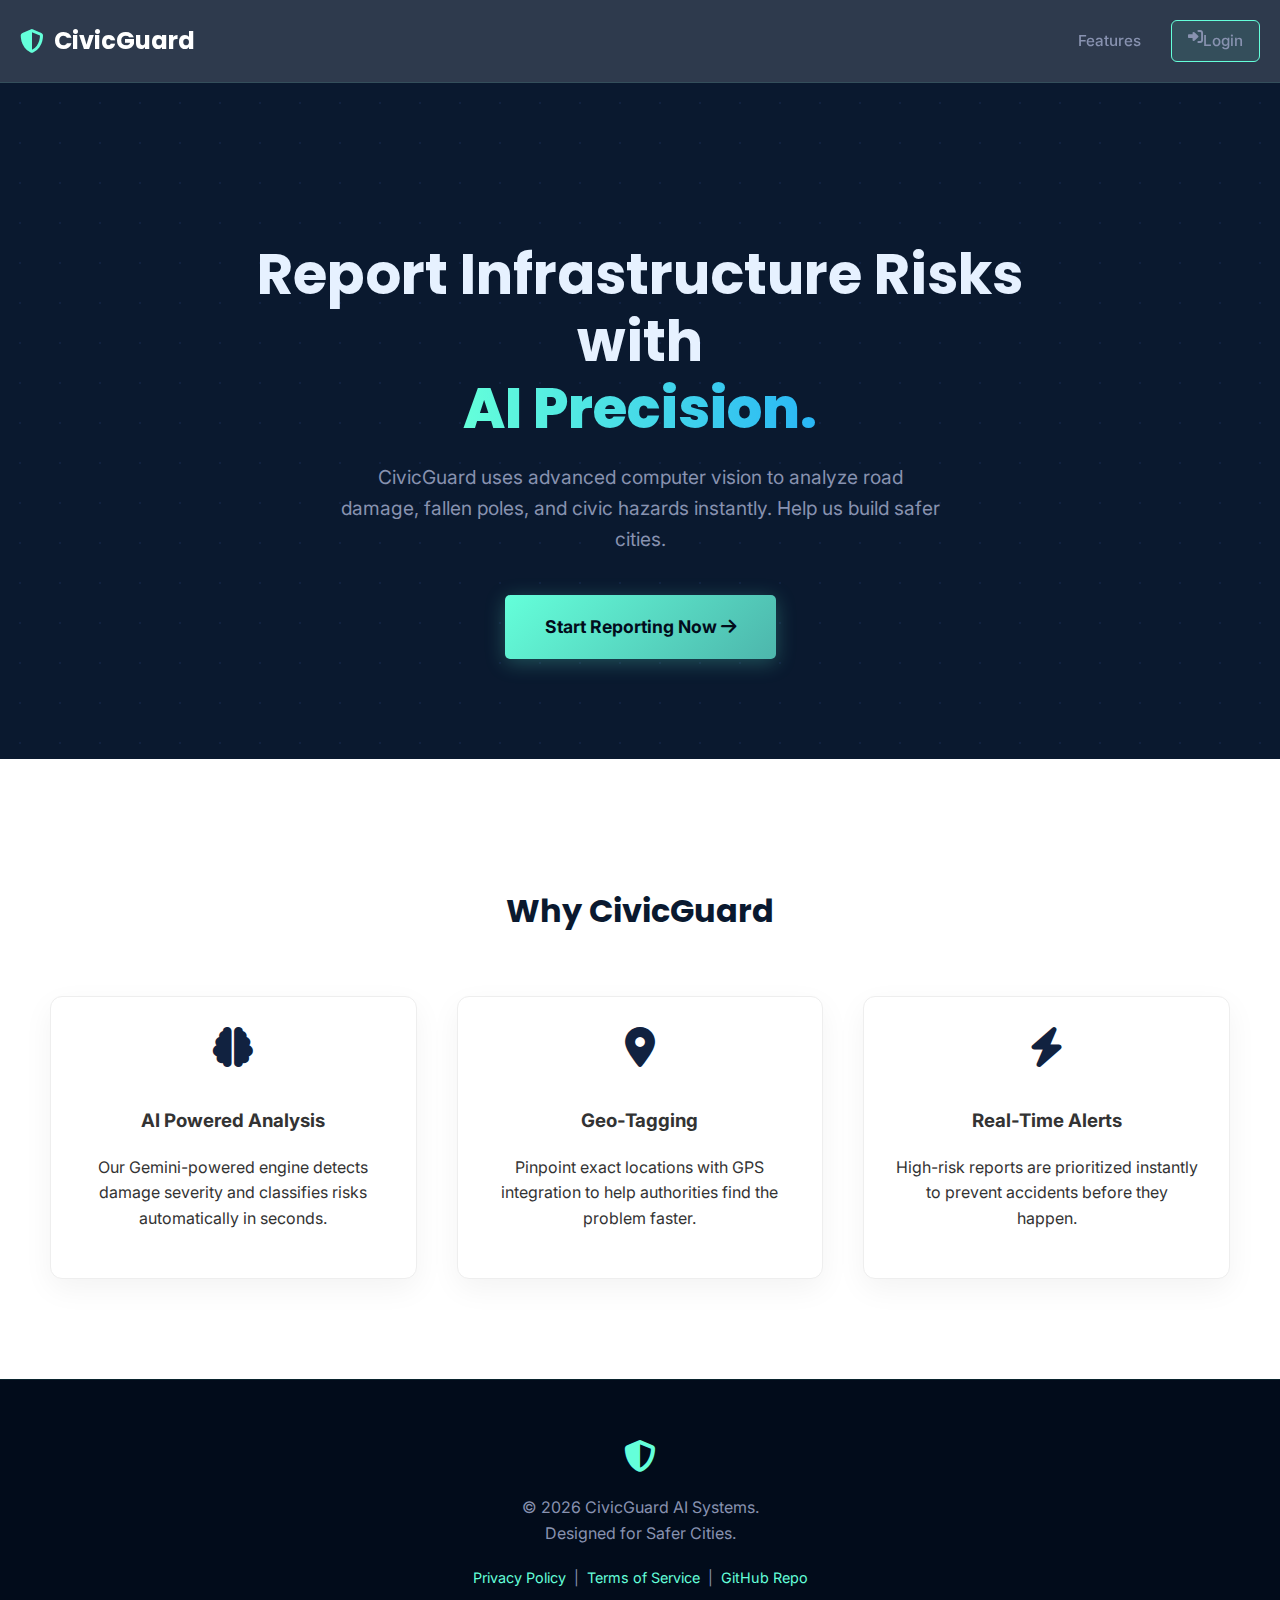
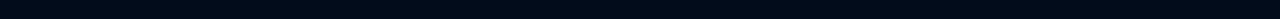
<file: index.html>
<!DOCTYPE html>
<html lang="en">
<head>
  <meta charset="UTF-8">
  <meta name="viewport" content="width=device-width, initial-scale=1.0">
  <title>CivicGuard</title>
  <link href="https://fonts.googleapis.com/css2?family=Inter:wght@400;500&family=Poppins:wght@600;700;800&display=swap" rel="stylesheet">
  <link rel="stylesheet" href="https://cdnjs.cloudflare.com/ajax/libs/font-awesome/6.4.0/css/all.min.css">
  <link rel="stylesheet" href="style.css">
  <link rel="icon" href="data:image/svg+xml,%3Csvg xmlns='http://www.w3.org/2000/svg' viewBox='0 0 512 512'%3E%3Cpath fill='%2300d4d4' d='M256 0c4.6 0 9.2 1 13.4 2.9L457.8 82.8c22 9.3 38.4 31 38.3 57.2-.5 99.2-41.3 280.7-213.6 363.2-16.7 8-36.1 8-52.8 0-172.4-82.5-213.1-264-213.6-363.2-.1-26.2 16.3-47.9 38.3-57.2L242.7 2.9C246.9 1 251.4 0 256 0zm0 66.8l0 378.1c138-66.8 175.1-214.8 176-303.4l-176-74.6 0 0z'/%3E%3C/svg%3E">
</head>
<body>
  <nav class="navbar">
    <a href="index.html" class="nav-logo">
      <i class="fa-solid fa-shield-halved" style="color: var(--accent-cyan);"></i> CivicGuard
    </a>
    <div class="nav-links">
      <a href="#features" class="hide-mobile">Features</a>
      <a href="app.html" id="newReportBtn" class="nav-btn btn-outline hide-mobile" style="display:none;">+ New Report</a>
      <a href="my-reports.html" id="myReportsLink" class="nav-btn btn-primary hide-mobile" style="display:none;">My Reports</a>
      <a href="heatmap.html" id="heatmapLink" class="nav-btn btn-ghost hide-mobile" style="display:none;">Heatmap</a>
      <a href="login.html" id="loginBtn" style="background: rgba(100, 255, 218, 0.1); padding: 8px 16px; border-radius: 6px; border: 1px solid var(--accent-cyan);">
        <i class="fa-solid fa-right-to-bracket"></i> <span class="btn-text">Login</span>
      </a>
      <a href="#" id="logoutBtn" onclick="logout()" style="display: none; background: rgba(239, 68, 68, 0.2); padding: 8px 16px; border-radius: 6px; border: 1px solid rgba(239, 68, 68, 0.5); color: #fca5a5;">
        <i class="fa-solid fa-right-from-bracket"></i> <span class="btn-text">Logout</span>
      </a>
    </div>
  </nav>
  <header class="hero-section">
    <div class="hero-content">
      <h1 class="hero-title">Report Infrastructure Risks with <br><span class="text-gradient">AI Precision.</span></h1>
      <p class="hero-subtitle">
        CivicGuard uses advanced computer vision to analyze road damage, 
        fallen poles, and civic hazards instantly. Help us build safer cities.
      </p>
      <a href="app.html" class="cta-button-main">Start Reporting Now <i class="fa-solid fa-arrow-right"></i></a>
    </div>
  </header>
  <section id="features" class="features-section">
    <h2 class="section-title">Why CivicGuard</h2>
    <div class="features-grid">
      <div class="feature-card">
        <i class="fa-solid fa-brain feature-icon"></i>
        <h3>AI Powered Analysis</h3>
        <p>Our Gemini-powered engine detects damage severity and classifies risks automatically in seconds.</p>
      </div>
      <div class="feature-card">
        <i class="fa-solid fa-location-dot feature-icon"></i>
        <h3>Geo-Tagging</h3>
        <p>Pinpoint exact locations with GPS integration to help authorities find the problem faster.</p>
      </div>
      <div class="feature-card">
        <i class="fa-solid fa-bolt feature-icon"></i>
        <h3>Real-Time Alerts</h3>
        <p>High-risk reports are prioritized instantly to prevent accidents before they happen.</p>
      </div>
    </div>
  </section>
  <footer>
    <div style="margin-bottom: 20px;">
      <i class="fa-solid fa-shield-halved" style="color: var(--accent-cyan); font-size: 2rem;"></i>
    </div>
    <p>&copy; 2026 CivicGuard AI Systems.<br>Designed for Safer Cities.</p>
    <div style="margin-top: 20px; font-size: 0.9rem;">
      <a href="#">Privacy Policy</a> &nbsp;|&nbsp; <a href="#">Terms of Service</a> &nbsp;|&nbsp; <a href="https://github.com/ankyagg/infra-tracker-v2" target="_blank">GitHub Repo</a>
    </div>
  </footer>
  
  <script>
    // Check login state
    function checkLogin() {
      const token = localStorage.getItem('userToken');
      const loginBtn = document.getElementById('loginBtn');
      const logoutBtn = document.getElementById('logoutBtn');
      const myReports = document.getElementById('myReportsLink');
      const heatmap = document.getElementById('heatmapLink');
      
      if (token) {
        loginBtn.style.display = 'none';
        logoutBtn.style.display = 'inline-flex';
        if (myReports) myReports.style.display = 'inline-flex';
        if (heatmap) heatmap.style.display = 'inline-flex';
      } else {
        loginBtn.style.display = 'inline-flex';
        logoutBtn.style.display = 'none';
        if (myReports) myReports.style.display = 'none';
        if (heatmap) heatmap.style.display = 'none';
      }
    }
    
    async function logout() {
      const token = localStorage.getItem('userToken');
      try {
        await fetch('/auth/logout', {
          method: 'POST',
          headers: { 'Content-Type': 'application/json' },
          body: JSON.stringify({ token })
        });
      } catch (err) {}
      
      localStorage.removeItem('userToken');
      localStorage.removeItem('userName');
      localStorage.removeItem('userEmail');
      localStorage.removeItem('userRole');
      
      window.location.reload();
    }
    
    checkLogin();
  </script>
</body>
</html>
</file>
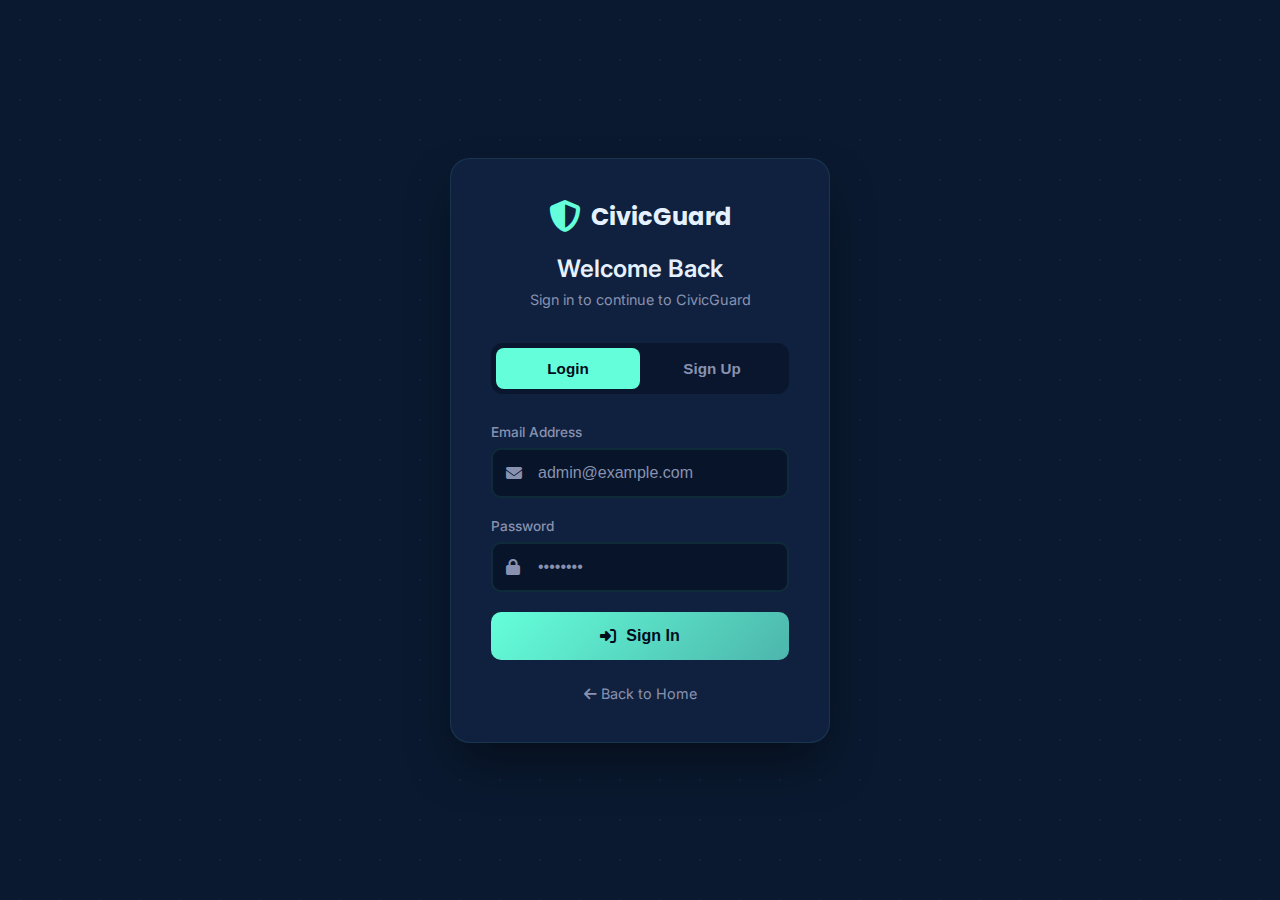
<file: admin.html>
<!DOCTYPE html>
<html lang="en">
<head>
  <meta charset="UTF-8">
  <meta name="viewport" content="width=device-width, initial-scale=1.0">
  <title>Command Center | CivicGuard</title>
  <link href="https://fonts.googleapis.com/css2?family=Plus+Jakarta+Sans:wght@400;500;600;700&display=swap" rel="stylesheet">
  <link rel="stylesheet" href="https://cdnjs.cloudflare.com/ajax/libs/font-awesome/6.4.0/css/all.min.css">
  <link rel="icon" href="data:image/svg+xml,%3Csvg xmlns='http://www.w3.org/2000/svg' viewBox='0 0 512 512'%3E%3Cpath fill='%2300d4d4' d='M256 0c4.6 0 9.2 1 13.4 2.9L457.8 82.8c22 9.3 38.4 31 38.3 57.2-.5 99.2-41.3 280.7-213.6 363.2-16.7 8-36.1 8-52.8 0-172.4-82.5-213.1-264-213.6-363.2-.1-26.2 16.3-47.9 38.3-57.2L242.7 2.9C246.9 1 251.4 0 256 0zm0 66.8l0 378.1c138-66.8 175.1-214.8 176-303.4l-176-74.6 0 0z'/%3E%3C/svg%3E">
  <style>
    :root {
      --primary-dark: #0f172a;
      --primary-light: #1e293b;
      --accent: #3b82f6;
      --accent-glow: rgba(59, 130, 246, 0.5);
      --bg-color: #f1f5f9;
      --text-main: #0f172a;
      --text-muted: #64748b;
      --danger: #ef4444;
      --warning: #f59e0b;
      --success: #10b981;
    }
    * { margin: 0; padding: 0; box-sizing: border-box; }
    body {
      font-family: 'Plus Jakarta Sans', sans-serif;
      background-color: var(--bg-color);
      color: var(--text-main);
      display: flex;
      min-height: 100vh;
      overflow-x: hidden;
    }
    .sidebar {
      width: 260px;
      background: var(--primary-dark);
      color: white;
      padding: 25px;
      display: flex; flex-direction: column;
      position: fixed; height: 100vh; z-index: 100;
      box-shadow: 4px 0 20px rgba(0,0,0,0.1);
    }
    .brand {
      font-size: 1.4rem; font-weight: 700; display: flex; align-items: center; gap: 12px;
      margin-bottom: 50px; color: white; text-decoration: none;
    }
    .nav-links { list-style: none; flex: 1; }
    .nav-link {
      display: flex; align-items: center; gap: 12px; padding: 14px 18px;
      color: #94a3b8; text-decoration: none; border-radius: 12px; font-weight: 500;
      transition: all 0.3s; margin-bottom: 8px;
    }
    .nav-link:hover, .nav-link.active {
      background: var(--accent); color: white; box-shadow: 0 4px 15px var(--accent-glow); transform: translateX(5px);
    }
    .main-content { flex: 1; margin-left: 260px; padding: 40px; }
    .top-bar { display: flex; justify-content: space-between; align-items: flex-end; margin-bottom: 40px; }
    .page-title h1 { font-size: 2rem; font-weight: 700; color: var(--primary-dark); }
    .filter-tabs {
      background: white; padding: 6px; border-radius: 12px; display: flex; gap: 5px;
      box-shadow: 0 4px 6px -1px rgba(0,0,0,0.05);
    }
    .filter-btn {
      border: none; background: transparent; padding: 10px 20px; border-radius: 8px;
      font-weight: 600; color: var(--text-muted); cursor: pointer; transition: all 0.2s;
    }
    .filter-btn.active { background: var(--primary-dark); color: white; box-shadow: 0 2px 10px rgba(15, 23, 42, 0.2); }
    .stats-grid { display: grid; grid-template-columns: repeat(auto-fit, minmax(240px, 1fr)); gap: 25px; margin-bottom: 40px; }
    .stat-card {
      background: white; padding: 25px; border-radius: 16px;
      box-shadow: 0 4px 6px -1px rgba(0,0,0,0.05); border: 1px solid #f1f5f9; transition: transform 0.2s;
    }
    .stat-card:hover { transform: translateY(-5px); }
    .stat-value { font-size: 2.2rem; font-weight: 800; color: var(--primary-dark); margin: 10px 0; }
    .stat-label { color: var(--text-muted); font-size: 0.9rem; font-weight: 500; }
    .reports-grid { display: grid; grid-template-columns: repeat(auto-fill, minmax(340px, 1fr)); gap: 30px; }
    .report-card {
      background: white; border-radius: 20px; overflow: hidden;
      box-shadow: 0 10px 15px -3px rgba(0,0,0,0.05); border: 1px solid #f1f5f9;
      transition: all 0.3s ease; cursor: pointer;
    }
    .report-card:hover { transform: translateY(-8px); box-shadow: 0 20px 25px -5px rgba(0,0,0,0.1); }
    .card-image-container { position: relative; height: 200px; overflow: hidden; }
    .card-img { width: 100%; height: 100%; object-fit: cover; transition: transform 0.5s; }
    .report-card:hover .card-img { transform: scale(1.1); }
    .risk-tag { position: absolute; top: 15px; right: 15px; padding: 6px 12px; border-radius: 20px; font-size: 0.75rem; font-weight: 700; color: white; background: rgba(0,0,0,0.6); backdrop-filter: blur(4px); }
    .card-body { padding: 25px; }
    .category-title { font-size: 1.1rem; font-weight: 700; margin-bottom: 8px; color: var(--primary-dark); }
    .modal-overlay {
      position: fixed; inset: 0; background: rgba(15, 23, 42, 0.9); z-index: 1000;
      display: none; justify-content: center; align-items: center; backdrop-filter: blur(8px);
    }
    .modal-container {
      background: white; width: 90%; max-width: 1100px; height: 85vh;
      border-radius: 24px; overflow: hidden; display: flex;
    }
    .modal-left { width: 55%; background: #000; display: flex; align-items: center; justify-content: center; }
    .modal-img { width: 100%; height: 100%; object-fit: contain; }
    .modal-right { width: 45%; padding: 40px; overflow-y: auto; display: flex; flex-direction: column; background: white; }
    .close-btn { background: #f1f5f9; border: none; width: 40px; height: 40px; border-radius: 50%; cursor: pointer; font-size: 1.5rem; }
    .action-btn {
      display: inline-flex; align-items: center; gap: 8px; padding: 14px 24px;
      background: var(--primary-dark); color: white; text-decoration: none;
      border-radius: 12px; font-weight: 600; margin-top: 10px; cursor: pointer;
    }
    .user-info {
      padding: 15px;
      background: rgba(255,255,255,0.05);
      border-radius: 12px;
      margin-top: auto;
    }
    .user-info .user-name {
      color: white;
      font-weight: 600;
      font-size: 0.95rem;
      margin-bottom: 4px;
    }
    .user-info .user-email {
      color: #94a3b8;
      font-size: 0.8rem;
      word-break: break-all;
    }
    .logout-btn {
      width: 100%;
      margin-top: 12px;
      padding: 10px;
      background: rgba(239, 68, 68, 0.15);
      border: 1px solid rgba(239, 68, 68, 0.3);
      color: #fca5a5;
      border-radius: 8px;
      font-size: 0.85rem;
      font-weight: 600;
      cursor: pointer;
      transition: all 0.3s;
      display: flex;
      align-items: center;
      justify-content: center;
      gap: 8px;
    }
    .logout-btn:hover {
      background: rgba(239, 68, 68, 0.25);
      color: #ef4444;
    }
    .auth-loading {
      position: fixed;
      inset: 0;
      background: var(--bg-color);
      display: flex;
      align-items: center;
      justify-content: center;
      z-index: 9999;
    }
    
    /* Mobile Menu Toggle */
    .mobile-header {
      display: none;
      position: fixed;
      top: 0;
      left: 0;
      right: 0;
      height: 60px;
      background: var(--primary-dark);
      z-index: 101;
      padding: 0 15px;
      align-items: center;
      justify-content: space-between;
    }
    .mobile-header .brand {
      margin: 0;
      font-size: 1.2rem;
    }
    .menu-toggle {
      background: none;
      border: none;
      color: white;
      font-size: 1.5rem;
      cursor: pointer;
    }
    
    /* Mobile Responsive */
    @media screen and (max-width: 768px) {
      .mobile-header {
        display: flex;
      }
      .sidebar {
        transform: translateX(-100%);
        transition: transform 0.3s ease;
        width: 280px;
        padding-top: 80px;
      }
      .sidebar.open {
        transform: translateX(0);
      }
      .sidebar-overlay {
        position: fixed;
        inset: 0;
        background: rgba(0,0,0,0.5);
        z-index: 99;
        display: none;
      }
      .sidebar-overlay.show {
        display: block;
      }
      .main-content {
        margin-left: 0;
        padding: 80px 15px 30px 15px;
      }
      .top-bar {
        flex-direction: column;
        align-items: flex-start;
        gap: 20px;
      }
      .page-title h1 {
        font-size: 1.5rem;
      }
      .filter-tabs {
        width: 100%;
        overflow-x: auto;
      }
      .filter-btn {
        padding: 8px 12px;
        font-size: 0.8rem;
        white-space: nowrap;
      }
      .stats-grid {
        grid-template-columns: 1fr;
        gap: 15px;
      }
      .stat-card {
        padding: 20px;
      }
      .stat-value {
        font-size: 1.8rem;
      }
      .reports-grid {
        grid-template-columns: 1fr;
        gap: 20px;
      }
      .card-image-container {
        height: 180px;
      }
      .card-body {
        padding: 15px;
      }
      /* Modal mobile */
      .modal-container {
        flex-direction: column;
        height: 95vh;
        width: 95%;
        max-width: none;
      }
      .modal-left {
        width: 100%;
        height: 200px;
      }
      .modal-right {
        width: 100%;
        padding: 20px;
        flex: 1;
      }
      .modal-right > div:first-child h2 {
        font-size: 1.2rem;
      }
      .modal-right > div:nth-child(4) {
        flex-wrap: wrap;
      }
      .modal-right > div:nth-child(4) > div {
        flex: 1 1 45% !important;
        min-width: 80px;
      }
    }
    
    @media screen and (max-width: 480px) {
      .main-content {
        padding: 70px 10px 20px 10px;
      }
      .page-title h1 {
        font-size: 1.3rem;
      }
      .stat-value {
        font-size: 1.5rem;
      }
      .modal-container {
        width: 100%;
        height: 100vh;
        border-radius: 0;
      }
      .modal-left {
        height: 150px;
      }
      .modal-right {
        padding: 15px;
      }
    }
  </style>
</head>
<body>
  <!-- Auth Loading Screen -->
  <div class="auth-loading" id="authLoading">
    <div style="text-align: center;">
      <i class="fa-solid fa-circle-notch fa-spin fa-3x" style="color: var(--accent);"></i>
      <p style="margin-top: 20px; color: var(--text-muted);">Verifying authentication...</p>
    </div>
  </div>

  <!-- Mobile Header -->
  <div class="mobile-header">
    <a href="index.html" class="brand"><i class="fa-solid fa-shield-halved" style="color:#64ffda;"></i> CivicGuard</a>
    <button class="menu-toggle" onclick="toggleSidebar()">
      <i class="fa-solid fa-bars"></i>
    </button>
  </div>
  
  <!-- Sidebar Overlay -->
  <div class="sidebar-overlay" id="sidebarOverlay" onclick="toggleSidebar()"></div>

  <aside class="sidebar" id="sidebar">
    <a href="index.html" class="brand"><i class="fa-solid fa-shield-halved" style="color:#64ffda;"></i> CivicGuard</a>
    <ul class="nav-links">
      <li><a href="#" class="nav-link active"><i class="fa-solid fa-grid-2"></i> Dashboard</a></li>
      <li><a href="my-reports.html" class="nav-link"><i class="fa-solid fa-clipboard-list"></i> My Reports</a></li>
      <li><a href="heatmap.html" class="nav-link"><i class="fa-solid fa-map-location-dot"></i> Issue Heatmap</a></li>
      <li><a href="index.html" class="nav-link"><i class="fa-solid fa-house"></i> Home</a></li>
    </ul>
    <div class="user-info">
      <div class="user-name" id="userName">Admin</div>
      <div class="user-email" id="userEmail">admin@example.com</div>
      <button class="logout-btn" onclick="logout()">
        <i class="fa-solid fa-right-from-bracket"></i> Logout
      </button>
    </div>
  </aside>

  <main class="main-content">
    <div class="top-bar">
      <div class="page-title">
        <h1>Dashboard Overview</h1>
        <p style="color:var(--text-muted)">Real-time infrastructure monitoring.</p>
      </div>
      <div class="filter-tabs">
        <button class="filter-btn active" onclick="filterReports('all', this)">All Reports</button>
        <button class="filter-btn" onclick="filterReports('critical', this)">Critical 🔥</button>
        <button class="filter-btn" onclick="filterReports('resolved', this)">Resolved ✅</button>
      </div>
    </div>

    <div class="stats-grid">
      <div class="stat-card">
        <div class="stat-value" id="totalCount">0</div>
        <div class="stat-label">Total Reports</div>
      </div>
      <div class="stat-card">
        <div class="stat-value" id="criticalCount" style="color:var(--danger)">0</div>
        <div class="stat-label">Critical Risks</div>
      </div>
      <div class="stat-card">
        <div class="stat-value" id="resolvedCount" style="color:var(--success)">0</div>
        <div class="stat-label">Resolved Cases</div>
      </div>
    </div>

    <div id="loading"><i class="fa-solid fa-circle-notch fa-spin fa-2x" style="color:var(--accent)"></i></div>
    <div id="reportsGrid" class="reports-grid"></div>
  </main>

  <div class="modal-overlay" id="detailModal">
    <div class="modal-container">
      <div class="modal-left"><img id="modalImg" class="modal-img" src="" alt="Evidence"></div>
      <div class="modal-right">
        <div style="display:flex; justify-content:space-between;">
          <h2 id="modalCategory" style="margin:0;">Category</h2>
          <button class="close-btn" onclick="closeModal()">×</button>
        </div>
        <p id="modalId" style="color:#64748b; font-family:monospace; margin-bottom:15px;">ID: #123</p>
        
        <div style="display:flex; gap:15px; margin-bottom:20px;">
          <div style="flex:1; background:#f8fafc; padding:15px; border-radius:12px; text-align:center;">
            <div style="font-size:1.8rem; font-weight:800;" id="modalRiskLevel">0</div>
            <div style="font-size:0.75rem; color:#64748b; text-transform:uppercase;">Risk Level</div>
          </div>
          <div style="flex:1; background:#f8fafc; padding:15px; border-radius:12px; text-align:center;">
            <div style="font-size:1.8rem; font-weight:800;" id="modalSafetyRisk">0</div>
            <div style="font-size:0.75rem; color:#64748b; text-transform:uppercase;">Safety Risk</div>
          </div>
          <div style="flex:1; background:#f8fafc; padding:15px; border-radius:12px; text-align:center;">
            <div style="font-size:0.9rem; font-weight:700; text-transform:uppercase;" id="modalUrgency">-</div>
            <div style="font-size:0.75rem; color:#64748b; text-transform:uppercase;">Urgency</div>
          </div>
        </div>

        <div style="background:#f0fdf4; border:1px solid #bbf7d0; border-radius:12px; padding:15px; margin-bottom:15px;">
          <div style="font-size:0.75rem; color:#16a34a; text-transform:uppercase; font-weight:600; margin-bottom:5px;">
            <i class="fa-solid fa-robot"></i> AI Detected Issue
          </div>
          <div id="modalDamageType" style="font-weight:600; color:#166534;">-</div>
        </div>

        <div style="margin-bottom:15px;">
          <div style="font-size:0.75rem; color:#64748b; text-transform:uppercase; font-weight:600; margin-bottom:8px;">
            <i class="fa-solid fa-clipboard-list"></i> Description
          </div>
          <p id="modalDesc" style="color:#334155; margin:0; line-height:1.6;">-</p>
        </div>

        <div style="margin-bottom:15px;">
          <div style="font-size:0.75rem; color:#64748b; text-transform:uppercase; font-weight:600; margin-bottom:8px;">
            <i class="fa-solid fa-lightbulb"></i> AI Recommended Actions
          </div>
          <div id="modalActions" style="display:flex; flex-direction:column; gap:8px;"></div>
        </div>
        
        <div style="margin-top:auto; display:flex; gap:10px;">
          <a id="mapsLink" href="#" target="_blank" class="action-btn" style="background:white; color:#333; border:1px solid #ccc;">
            <i class="fa-solid fa-location-dot"></i> Maps
          </a>
          <button id="resolveBtn" class="action-btn" style="flex:1; justify-content:center;">Resolve</button>
        </div>
      </div>
    </div>
  </div>

  <script>
    let allReports = [];

    // --- MOBILE SIDEBAR TOGGLE ---
    function toggleSidebar() {
      const sidebar = document.getElementById('sidebar');
      const overlay = document.getElementById('sidebarOverlay');
      sidebar.classList.toggle('open');
      overlay.classList.toggle('show');
    }

    // --- AUTHENTICATION CHECK ---
    async function checkAuth() {
      const token = localStorage.getItem('userToken');
      const storedRole = localStorage.getItem('userRole');
      
      if (!token) {
        window.location.href = 'login.html';
        return false;
      }
      
      // Quick check for role in localStorage
      if (storedRole && storedRole !== 'admin') {
        alert('Access denied. Admin privileges required.');
        clearAuthData();
        window.location.href = 'login.html';
        return false;
      }
      
      try {
        const response = await fetch('/auth/verify', {
          method: 'POST',
          headers: { 'Content-Type': 'application/json' },
          body: JSON.stringify({ token })
        });
        
        const data = await response.json();
        
        if (data.status === 'success' && data.valid) {
          // Verify role from server
          if (data.user.role !== 'admin') {
            alert('Access denied. Admin privileges required.');
            clearAuthData();
            window.location.href = 'login.html';
            return false;
          }
          
          // Show user info
          document.getElementById('userName').textContent = data.user.name || 'Admin';
          document.getElementById('userEmail').textContent = data.user.email || '';
          document.getElementById('authLoading').style.display = 'none';
          return true;
        } else {
          // Token invalid, redirect to login
          clearAuthData();
          window.location.href = 'login.html';
          return false;
        }
      } catch (err) {
        console.error('Auth check failed:', err);
        // On network error, verify cached role
        if (storedRole !== 'admin') {
          clearAuthData();
          window.location.href = 'login.html';
          return false;
        }
        // Show cached info
        document.getElementById('userName').textContent = localStorage.getItem('userName') || 'Admin';
        document.getElementById('userEmail').textContent = localStorage.getItem('userEmail') || '';
        document.getElementById('authLoading').style.display = 'none';
        return true;
      }
    }
    
    function clearAuthData() {
      localStorage.removeItem('userToken');
      localStorage.removeItem('userName');
      localStorage.removeItem('userEmail');
      localStorage.removeItem('userRole');
    }

    async function logout() {
      const token = localStorage.getItem('userToken');
      
      try {
        await fetch('/auth/logout', {
          method: 'POST',
          headers: { 'Content-Type': 'application/json' },
          body: JSON.stringify({ token })
        });
      } catch (err) {
        console.error('Logout error:', err);
      }
      
      clearAuthData();
      window.location.href = 'login.html';
    }

    async function loadReports() {
      try {
        const response = await fetch('/get-reports');
        const data = await response.json();
        if (data.status === 'success') {
          allReports = data.reports;
          renderReports(allReports);
          updateStats(allReports);
        }
      } catch (err) {
        document.getElementById('loading').innerHTML = `<span style="color:red;">Failed to connect to server.</span>`;
      }
    }

    // Convert Appwrite direct URLs to our proxy endpoint
    function getProxyImageUrl(imageUrl) {
      if (!imageUrl) return '';
      // If already using our proxy, return as-is
      if (imageUrl.startsWith('/image/')) return imageUrl;
      // Extract file_id from Appwrite URL: .../files/{file_id}/view?...
      const match = imageUrl.match(/\/files\/([a-f0-9-]+)\/view/);
      if (match) {
        return `/image/${match[1]}`;
      }
      return imageUrl;
    }

    function renderReports(reports) {
      const grid = document.getElementById('reportsGrid');
      document.getElementById('loading').style.display = 'none';
      grid.innerHTML = '';

      if (reports.length === 0) {
        grid.innerHTML = '<div style="grid-column:1/-1; text-align:center; padding:50px; color:#94a3b8;"><h3>No reports found</h3></div>';
        return;
      }

      reports.forEach(report => {
        const risk = report.risk_assessment?.risk_level || 0;
        const imageSrc = getProxyImageUrl(report.image); 
        
        let riskColor = '#10b981'; 
        if(risk >= 4) riskColor = '#ef4444'; 
        else if(risk === 3) riskColor = '#f59e0b'; 

        const card = document.createElement('div');
        card.className = 'report-card';
        card.onclick = () => openDetailModal(report);
        
        card.innerHTML = `
          <div class="card-image-container">
            <span class="risk-tag" style="background:${riskColor}">RISK ${risk}/5</span>
            <img src="${imageSrc}" class="card-img" loading="lazy" onerror="this.onerror=null; this.src='data:image/svg+xml,<svg xmlns=%22http://www.w3.org/2000/svg%22 viewBox=%220 0 400 300%22><rect fill=%22%23e2e8f0%22 width=%22400%22 height=%22300%22/><text x=%22200%22 y=%22150%22 text-anchor=%22middle%22 fill=%22%2394a3b8%22 font-family=%22sans-serif%22 font-size=%2216%22>Image unavailable</text></svg>';">
          </div>
          <div class="card-body">
            <div class="category-title">${report.category || 'Incident'}</div>
            <div style="color:#64748b; font-size:0.85rem;">
              <i class="fa-regular fa-clock"></i> ${new Date(report.timestamp).toLocaleDateString()}
              <span style="float:right; font-weight:bold; color:${report.status==='Resolved'?'#10b981':'#f59e0b'}">${report.status||'Reported'}</span>
            </div>
          </div>
        `;
        grid.appendChild(card);
      });
    }

    function openDetailModal(report) {
      const modal = document.getElementById('detailModal');
      const modalImg = document.getElementById('modalImg');
      
      // Set image with error handling - use proxy URL
      const proxyImageUrl = getProxyImageUrl(report.image);
      modalImg.onerror = function() {
        this.onerror = null;
        this.src = 'data:image/svg+xml,<svg xmlns=%22http://www.w3.org/2000/svg%22 viewBox=%220 0 600 400%22><rect fill=%22%231e293b%22 width=%22600%22 height=%22400%22/><text x=%22300%22 y=%22200%22 text-anchor=%22middle%22 fill=%22%2394a3b8%22 font-family=%22sans-serif%22 font-size=%2218%22>Image not available</text></svg>';
      };
      modalImg.src = proxyImageUrl;
      
      document.getElementById('modalCategory').innerText = report.category || 'Issue';
      document.getElementById('modalId').innerText = `ID: ${report.id}`;
      document.getElementById('modalDesc').innerText = report.description || 'No description provided.';
      
      // AI Assessment data
      const riskAssessment = report.risk_assessment || {};
      document.getElementById('modalRiskLevel').innerText = riskAssessment.risk_level || '0';
      document.getElementById('modalSafetyRisk').innerText = riskAssessment.safety_risk || riskAssessment.risk_level || '0';
      document.getElementById('modalUrgency').innerText = riskAssessment.urgency || 'Pending';
      document.getElementById('modalDamageType').innerText = riskAssessment.damage_type || 'Analysis pending';
      
      // Recommended actions
      const actionsContainer = document.getElementById('modalActions');
      const actions = riskAssessment.recommended_actions || [];
      if (actions.length > 0) {
        actionsContainer.innerHTML = actions.map(action => `
          <div style="background:#f8fafc; padding:10px 14px; border-radius:8px; display:flex; align-items:flex-start; gap:10px; font-size:0.9rem;">
            <i class="fa-solid fa-circle-check" style="color:#10b981; margin-top:2px;"></i>
            <span>${action}</span>
          </div>
        `).join('');
      } else {
        actionsContainer.innerHTML = '<div style="color:#94a3b8; font-style:italic;">No recommendations available</div>';
      }

      // CORRECTED MAPS LINK
      if(report.location) {
        document.getElementById('mapsLink').href = `https://www.google.com/maps/search/?api=1&query=${report.location}`;
        document.getElementById('mapsLink').style.display = 'inline-flex';
      } else {
        document.getElementById('mapsLink').style.display = 'none';
      }

      const resolveBtn = document.getElementById('resolveBtn');
      if (report.status === 'Resolved') {
        resolveBtn.innerHTML = 'Re-open Case';
        resolveBtn.style.background = '#f59e0b';
        resolveBtn.onclick = () => updateStatus(report.id, 'In Progress');
      } else {
        resolveBtn.innerHTML = 'Mark Resolved';
        resolveBtn.style.background = '#10b981';
        resolveBtn.onclick = () => updateStatus(report.id, 'Resolved');
      }
      modal.style.display = 'flex';
    }

    function closeModal() { document.getElementById('detailModal').style.display = 'none'; }

    async function updateStatus(id, newStatus) {
      if(!confirm(`Change status to: ${newStatus}?`)) return;
      try {
        await fetch('/update-report-status', {
          method: 'POST',
          headers: { 'Content-Type': 'application/json' },
          body: JSON.stringify({ report_id: id, status: newStatus })
        });
        closeModal();
        loadReports();
      } catch (err) { alert('Failed to update status.'); }
    }

    function updateStats(reports) {
      document.getElementById('totalCount').innerText = reports.length;
      document.getElementById('criticalCount').innerText = reports.filter(r => (r.risk_assessment?.risk_level || 0) >= 4).length;
      document.getElementById('resolvedCount').innerText = reports.filter(r => r.status === 'Resolved').length;
    }

    function filterReports(type, btn) {
      document.querySelectorAll('.filter-btn').forEach(b => b.classList.remove('active'));
      btn.classList.add('active');
      let filtered = allReports;
      if (type === 'critical') filtered = allReports.filter(r => (r.risk_assessment?.risk_level || 0) >= 4);
      else if (type === 'resolved') filtered = allReports.filter(r => r.status === 'Resolved');
      renderReports(filtered);
    }

    // Initialize - check auth first, then load data
    checkAuth().then(isAuthenticated => {
      if (isAuthenticated) {
        loadReports();
      }
    });
  </script>
</body>
</html>
</file>
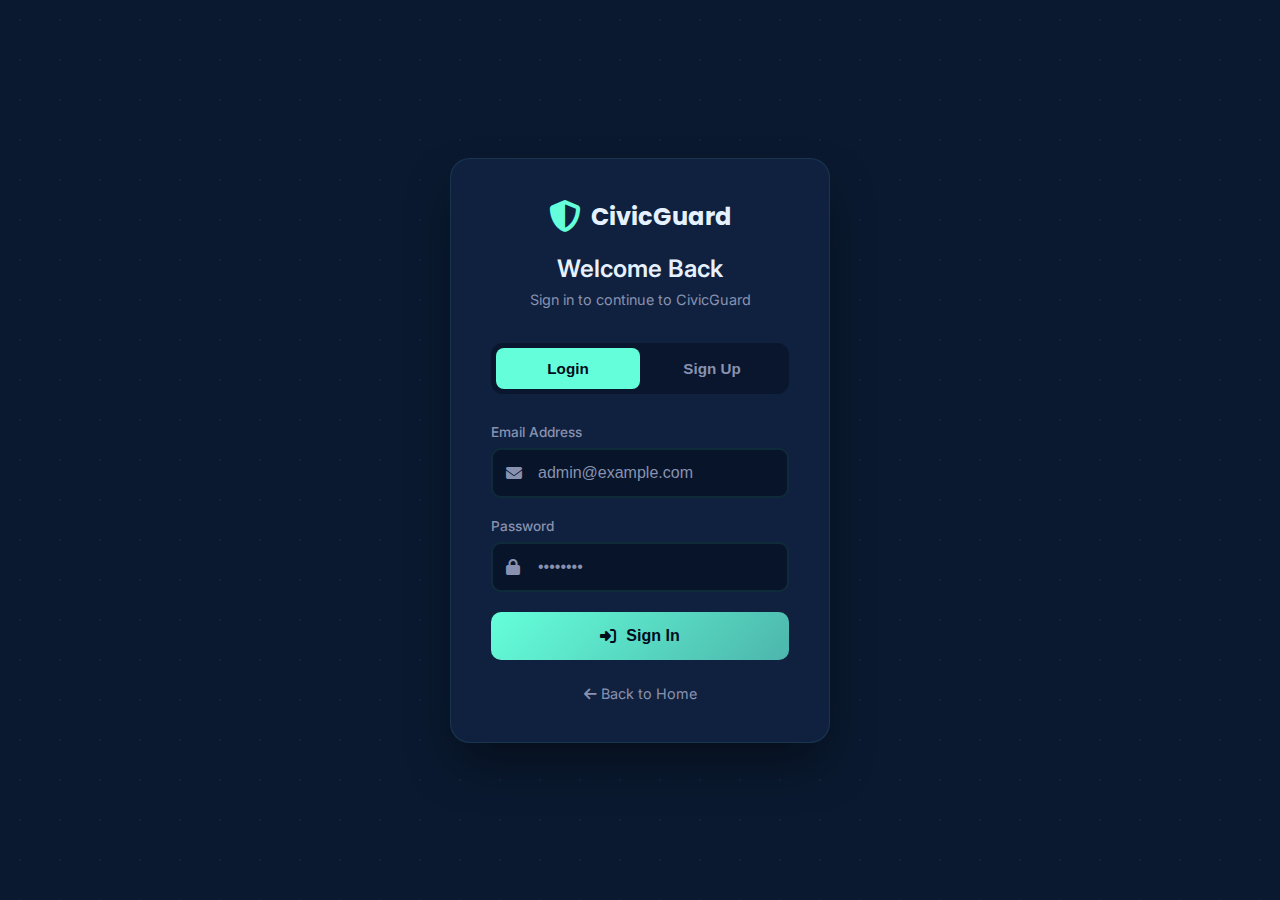
<file: app.html>
<!DOCTYPE html>
<html lang="en">
<head>
  <meta charset="UTF-8">
  <meta name="viewport" content="width=device-width, initial-scale=1.0">
  <title>Report Issue | CivicGuard</title>
  <link href="https://fonts.googleapis.com/css2?family=Inter:wght@400;500&family=Poppins:wght@600;700&display=swap" rel="stylesheet">
  <link rel="stylesheet" href="https://cdnjs.cloudflare.com/ajax/libs/font-awesome/6.4.0/css/all.min.css">
  <link rel="stylesheet" href="style.css">
  <link rel="icon" href="data:image/svg+xml,%3Csvg xmlns='http://www.w3.org/2000/svg' viewBox='0 0 512 512'%3E%3Cpath fill='%2300d4d4' d='M256 0c4.6 0 9.2 1 13.4 2.9L457.8 82.8c22 9.3 38.4 31 38.3 57.2-.5 99.2-41.3 280.7-213.6 363.2-16.7 8-36.1 8-52.8 0-172.4-82.5-213.1-264-213.6-363.2-.1-26.2 16.3-47.9 38.3-57.2L242.7 2.9C246.9 1 251.4 0 256 0zm0 66.8l0 378.1c138-66.8 175.1-214.8 176-303.4l-176-74.6 0 0z'/%3E%3C/svg%3E">
</head>
<body>
  <nav class="navbar">
    <a href="index.html" class="nav-logo" style="font-size: 1rem;">
      <i class="fa-solid fa-chevron-left" style="color:var(--accent-cyan);"></i> &nbsp; Back to Home
    </a>
    <div style="display: flex; align-items: center; gap: 12px;">
      <a href="my-reports.html" id="myReportsLink" class="nav-btn btn-primary" style="display:none;">My Reports</a>
      <a href="heatmap.html" id="heatmapLink" class="nav-btn btn-ghost" style="display:none;">Heatmap</a>
      <span id="userGreeting" style="font-weight: 500; color: var(--text-light); font-size: 0.9rem;"></span>
      <button id="logoutBtn" onclick="logout()" style="display: none; background: rgba(239, 68, 68, 0.2); border: 1px solid rgba(239, 68, 68, 0.5); color: #fca5a5; padding: 8px 15px; border-radius: 8px; cursor: pointer; font-size: 0.85rem; font-weight: 500;">
        <i class="fa-solid fa-right-from-bracket"></i> Logout
      </button>
    </div>
  </nav>

  <main class="app-container">
    <section class="app-card" id="formSection">
      <h2 style="margin-top:0; color:var(--navy-primary);"><i class="fa-solid fa-camera"></i> New Incident Report</h2>
      
      <form id="reportForm">
        <label>Issue Category</label>
        <select required>
          <option value="">-- Select Type --</option>
          <option>Road Damage / Pothole</option>
          <option>Broken Streetlight</option>
          <option>Open Manhole</option>
          <option>Water Leakage</option>
          <option>Garbage Dump</option>
        </select>

        <label>Capture Evidence (Photo)</label>
        <div class="file-upload-wrapper">
          <input type="file" id="fileInput" accept="image/*" capture="environment" required>
          <div class="file-upload-visual" id="fileVisual">
            <i class="fa-solid fa-camera" style="font-size: 2rem; margin-bottom: 10px;"></i>
            <span id="fileText">Tap to Capture Photo</span>
          </div>
        </div>

        <label>Description</label>
        <textarea rows="3" placeholder="Describe the severity..."></textarea>

        <label>Location</label>
        <div style="display:flex; gap:10px;">
          <input type="text" id="locationInput" placeholder="GPS Coordinates" readonly>
          <button type="button" id="getLocationBtn" style="width:auto; height:45px; padding:0 25px; background:var(--navy-light); border:none; color:white; border-radius: 8px; cursor:pointer;">
            <i class="fa-solid fa-location-crosshairs"></i>
          </button>
        </div>

        <button type="submit" class="analyze-btn">Analyze Risk</button>
      </form>
    </section>

    <div id="riskResultContainer"></div>
  </main>
  
  <script>
    // Check if user is logged in and show logout button
    function checkUserLogin() {
      const token = localStorage.getItem('userToken');
      const userName = localStorage.getItem('userName');
      
      if (token && userName) {
          document.getElementById('userGreeting').textContent = `Hi, ${userName}`;
          document.getElementById('logoutBtn').style.display = 'inline-flex';
          const myReports = document.getElementById('myReportsLink');
          const heatmap = document.getElementById('heatmapLink');
          if (myReports) myReports.style.display = 'inline-flex';
          if (heatmap) heatmap.style.display = 'inline-flex';
        }
    }
    
    async function logout() {
      const token = localStorage.getItem('userToken');
      
      try {
        await fetch('/auth/logout', {
          method: 'POST',
          headers: { 'Content-Type': 'application/json' },
          body: JSON.stringify({ token })
        });
      } catch (err) {
        console.error('Logout error:', err);
      }
      
      // Clear all auth data
      localStorage.removeItem('userToken');
      localStorage.removeItem('userName');
      localStorage.removeItem('userEmail');
      localStorage.removeItem('userRole');
      
      // Redirect to home
      window.location.href = 'index.html';
    }
    
    // Check login on page load
    checkUserLogin();
  </script>
  <script src="script.js"></script>
</body>
</html>
</file>
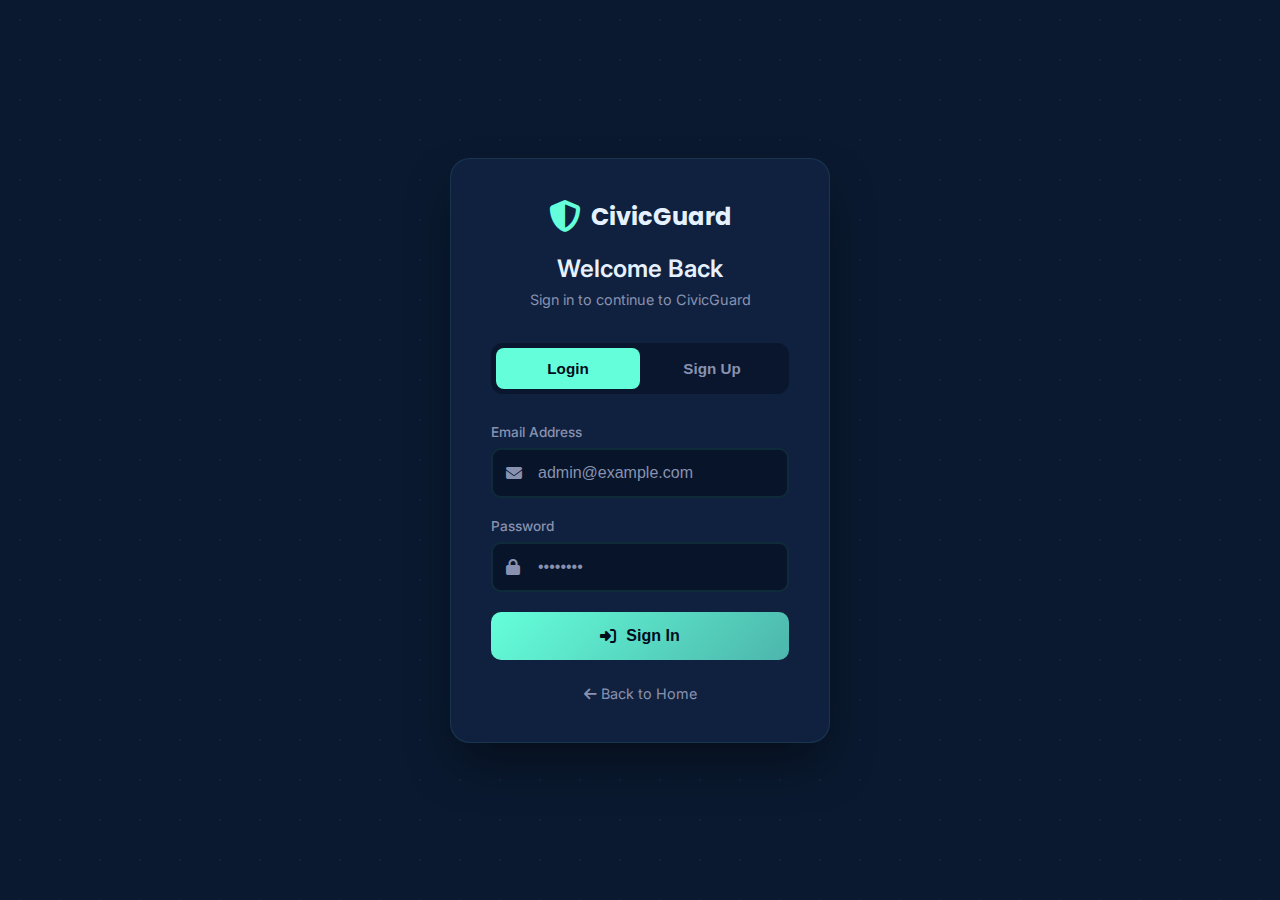
<file: login.html>
<!DOCTYPE html>
<html lang="en">
<head>
  <meta charset="UTF-8">
  <meta name="viewport" content="width=device-width, initial-scale=1.0">
  <title>Login | CivicGuard</title>
  <link href="https://fonts.googleapis.com/css2?family=Inter:wght@400;500;600&family=Poppins:wght@600;700&display=swap" rel="stylesheet">
  <link rel="stylesheet" href="https://cdnjs.cloudflare.com/ajax/libs/font-awesome/6.4.0/css/all.min.css">
  <style>
    :root {
      --navy-dark: #020c1b;
      --navy-primary: #0a192f;
      --navy-light: #112240;
      --accent-cyan: #64ffda;
      --text-grey: #8892b0;
      --white: #e6f1ff;
      --danger: #ef4444;
      --success: #10b981;
    }
    * { margin: 0; padding: 0; box-sizing: border-box; }
    body {
      font-family: 'Inter', sans-serif;
      background: var(--navy-primary);
      min-height: 100vh;
      display: flex;
      align-items: center;
      justify-content: center;
      background-image: radial-gradient(#112240 1px, transparent 1px);
      background-size: 40px 40px;
    }
    .login-container {
      width: 100%;
      max-width: 420px;
      padding: 20px;
    }
    .login-card {
      background: rgba(17, 34, 64, 0.95);
      border-radius: 20px;
      padding: 40px;
      border: 1px solid rgba(100, 255, 218, 0.1);
      box-shadow: 0 25px 50px -12px rgba(0, 0, 0, 0.5);
    }
    .login-header {
      text-align: center;
      margin-bottom: 35px;
    }
    .login-header .logo {
      display: flex;
      align-items: center;
      justify-content: center;
      gap: 10px;
      margin-bottom: 20px;
    }
    .login-header .logo i {
      font-size: 2rem;
      color: var(--accent-cyan);
    }
    .login-header .logo span {
      font-family: 'Poppins', sans-serif;
      font-size: 1.5rem;
      font-weight: 700;
      color: var(--white);
    }
    .login-header h2 {
      color: var(--white);
      font-size: 1.5rem;
      font-weight: 600;
      margin-bottom: 8px;
    }
    .login-header p {
      color: var(--text-grey);
      font-size: 0.9rem;
    }
    .tabs {
      display: flex;
      background: rgba(2, 12, 27, 0.5);
      border-radius: 12px;
      padding: 5px;
      margin-bottom: 30px;
    }
    .tab-btn {
      flex: 1;
      padding: 12px;
      border: none;
      background: transparent;
      color: var(--text-grey);
      font-size: 0.95rem;
      font-weight: 600;
      cursor: pointer;
      border-radius: 8px;
      transition: all 0.3s;
    }
    .tab-btn.active {
      background: var(--accent-cyan);
      color: var(--navy-dark);
    }
    .form-group {
      margin-bottom: 20px;
    }
    .form-group label {
      display: block;
      color: var(--text-grey);
      font-size: 0.85rem;
      font-weight: 500;
      margin-bottom: 8px;
    }
    .input-wrapper {
      position: relative;
    }
    .input-wrapper i {
      position: absolute;
      left: 15px;
      top: 50%;
      transform: translateY(-50%);
      color: var(--text-grey);
      font-size: 1rem;
    }
    .form-group input {
      width: 100%;
      padding: 14px 14px 14px 45px;
      background: rgba(2, 12, 27, 0.6);
      border: 2px solid rgba(100, 255, 218, 0.1);
      border-radius: 10px;
      color: var(--white);
      font-size: 1rem;
      transition: all 0.3s;
    }
    .form-group input:focus {
      outline: none;
      border-color: var(--accent-cyan);
      background: rgba(2, 12, 27, 0.8);
    }
    .form-group input::placeholder {
      color: var(--text-grey);
    }
    .submit-btn {
      width: 100%;
      padding: 15px;
      background: linear-gradient(135deg, var(--accent-cyan) 0%, #4db6ac 100%);
      border: none;
      border-radius: 10px;
      color: var(--navy-dark);
      font-size: 1rem;
      font-weight: 700;
      cursor: pointer;
      transition: all 0.3s;
      display: flex;
      align-items: center;
      justify-content: center;
      gap: 10px;
    }
    .submit-btn:hover {
      transform: translateY(-2px);
      box-shadow: 0 10px 30px rgba(100, 255, 218, 0.3);
    }
    .submit-btn:disabled {
      opacity: 0.7;
      cursor: not-allowed;
      transform: none;
    }
    .error-msg {
      background: rgba(239, 68, 68, 0.15);
      border: 1px solid rgba(239, 68, 68, 0.3);
      color: #fca5a5;
      padding: 12px 15px;
      border-radius: 8px;
      font-size: 0.85rem;
      margin-bottom: 20px;
      display: none;
    }
    .success-msg {
      background: rgba(16, 185, 129, 0.15);
      border: 1px solid rgba(16, 185, 129, 0.3);
      color: #6ee7b7;
      padding: 12px 15px;
      border-radius: 8px;
      font-size: 0.85rem;
      margin-bottom: 20px;
      display: none;
    }
    .back-link {
      display: block;
      text-align: center;
      margin-top: 25px;
      color: var(--text-grey);
      text-decoration: none;
      font-size: 0.9rem;
      transition: color 0.3s;
    }
    .back-link:hover {
      color: var(--accent-cyan);
    }
    .signup-fields {
      display: none;
    }
    .signup-fields.show {
      display: block;
    }
    
    /* Mobile responsive */
    @media (max-width: 480px) {
      .login-card {
        padding: 30px 25px;
      }
      .login-header .logo span {
        font-size: 1.3rem;
      }
      .login-header h2 {
        font-size: 1.3rem;
      }
    }
  </style>
</head>
<body>
  <div class="login-container">
    <div class="login-card">
      <div class="login-header">
        <div class="logo">
          <i class="fa-solid fa-shield-halved"></i>
          <span>CivicGuard</span>
        </div>
<h2>Welcome Back</h2>
        <p>Sign in to continue to CivicGuard</p>
      </div>

      <div class="tabs">
        <button class="tab-btn active" onclick="switchTab('login')">Login</button>
        <button class="tab-btn" onclick="switchTab('signup')">Sign Up</button>
      </div>

      <div class="error-msg" id="errorMsg"></div>
      <div class="success-msg" id="successMsg"></div>

      <form id="authForm">
        <div class="signup-fields" id="signupFields">
          <div class="form-group">
            <label>Full Name</label>
            <div class="input-wrapper">
              <i class="fa-solid fa-user"></i>
              <input type="text" id="fullName" placeholder="Enter your name">
            </div>
          </div>
        </div>

        <div class="form-group">
          <label>Email Address</label>
          <div class="input-wrapper">
            <i class="fa-solid fa-envelope"></i>
            <input type="email" id="email" placeholder="admin@example.com" required>
          </div>
        </div>

        <div class="form-group">
          <label>Password</label>
          <div class="input-wrapper">
            <i class="fa-solid fa-lock"></i>
            <input type="password" id="password" placeholder="••••••••" required minlength="6">
          </div>
        </div>

        <div class="signup-fields" id="confirmPasswordField">
          <div class="form-group">
            <label>Confirm Password</label>
            <div class="input-wrapper">
              <i class="fa-solid fa-lock"></i>
              <input type="password" id="confirmPassword" placeholder="••••••••">
            </div>
          </div>
        </div>

        <button type="submit" class="submit-btn" id="submitBtn">
          <i class="fa-solid fa-right-to-bracket"></i>
          <span id="submitText">Sign In</span>
        </button>
      </form>

      <a href="index.html" class="back-link">
        <i class="fa-solid fa-arrow-left"></i> Back to Home
      </a>
    </div>
  </div>

  <script>
    let currentTab = 'login';

    function switchTab(tab) {
      currentTab = tab;
      document.querySelectorAll('.tab-btn').forEach(btn => btn.classList.remove('active'));
      document.querySelector(`.tab-btn:${tab === 'login' ? 'first-child' : 'last-child'}`).classList.add('active');
      
      const signupFields = document.querySelectorAll('.signup-fields');
      const submitText = document.getElementById('submitText');
      const submitIcon = document.querySelector('.submit-btn i');
      
      if (tab === 'signup') {
        signupFields.forEach(el => el.classList.add('show'));
        submitText.textContent = 'Create Account';
        submitIcon.className = 'fa-solid fa-user-plus';
      } else {
        signupFields.forEach(el => el.classList.remove('show'));
        submitText.textContent = 'Sign In';
        submitIcon.className = 'fa-solid fa-right-to-bracket';
      }
      
      hideMessages();
    }

    function showError(msg) {
      const errorEl = document.getElementById('errorMsg');
      errorEl.textContent = msg;
      errorEl.style.display = 'block';
      document.getElementById('successMsg').style.display = 'none';
    }

    function showSuccess(msg) {
      const successEl = document.getElementById('successMsg');
      successEl.textContent = msg;
      successEl.style.display = 'block';
      document.getElementById('errorMsg').style.display = 'none';
    }

    function hideMessages() {
      document.getElementById('errorMsg').style.display = 'none';
      document.getElementById('successMsg').style.display = 'none';
    }

    document.getElementById('authForm').addEventListener('submit', async (e) => {
      e.preventDefault();
      
      const btn = document.getElementById('submitBtn');
      const email = document.getElementById('email').value.trim();
      const password = document.getElementById('password').value;
      
      hideMessages();

      if (currentTab === 'signup') {
        const fullName = document.getElementById('fullName').value.trim();
        const confirmPassword = document.getElementById('confirmPassword').value;
        
        if (!fullName) {
          showError('Please enter your full name');
          return;
        }
        if (password !== confirmPassword) {
          showError('Passwords do not match');
          return;
        }
        if (password.length < 6) {
          showError('Password must be at least 6 characters');
          return;
        }

        btn.disabled = true;
        btn.innerHTML = '<i class="fa-solid fa-spinner fa-spin"></i> Creating account...';

        try {
          const response = await fetch('/auth/signup', {
            method: 'POST',
            headers: { 'Content-Type': 'application/json' },
            body: JSON.stringify({ email, password, name: fullName })
          });
          
          const data = await response.json();
          
          if (data.status === 'success') {
            showSuccess('Account created successfully! Please login.');
            switchTab('login');
            document.getElementById('email').value = email;
            document.getElementById('password').value = '';
          } else {
            showError(data.message || 'Failed to create account');
          }
        } catch (err) {
          showError('Connection error. Please try again.');
        }
        
        btn.disabled = false;
        btn.innerHTML = '<i class="fa-solid fa-user-plus"></i> <span id="submitText">Create Account</span>';

      } else {
        // Login
        btn.disabled = true;
        btn.innerHTML = '<i class="fa-solid fa-spinner fa-spin"></i> Signing in...';

        try {
          const response = await fetch('/auth/login', {
            method: 'POST',
            headers: { 'Content-Type': 'application/json' },
            body: JSON.stringify({ email, password })
          });
          
          const data = await response.json();
          
          if (data.status === 'success') {
            // Store token and user info in localStorage
            localStorage.setItem('userToken', data.token);
            localStorage.setItem('userName', data.name);
            localStorage.setItem('userEmail', email);
            localStorage.setItem('userRole', data.role);
            
            // Redirect based on role
            if (data.role === 'admin') {
              showSuccess('Welcome Admin! Redirecting to dashboard...');
              setTimeout(() => {
                window.location.href = 'admin.html';
              }, 1000);
            } else {
              showSuccess('Login successful! Redirecting...');
              setTimeout(() => {
                window.location.href = 'app.html';
              }, 1000);
            }
          } else {
            showError(data.message || 'Invalid credentials');
          }
        } catch (err) {
          showError('Connection error. Please try again.');
        }
        
        btn.disabled = false;
        btn.innerHTML = '<i class="fa-solid fa-right-to-bracket"></i> <span id="submitText">Sign In</span>';
      }
    });

    // Check if already logged in
    const storedToken = localStorage.getItem('userToken');
    const storedRole = localStorage.getItem('userRole');
    // If linked with #signup, open the Sign Up tab
    if (location.hash === '#signup') {
      switchTab('signup');
    }
    if (storedToken) {
      if (storedRole === 'admin') {
        window.location.href = 'admin.html';
      } else {
        window.location.href = 'app.html';
      }
    }
  </script>
</body>
</html>
</file>
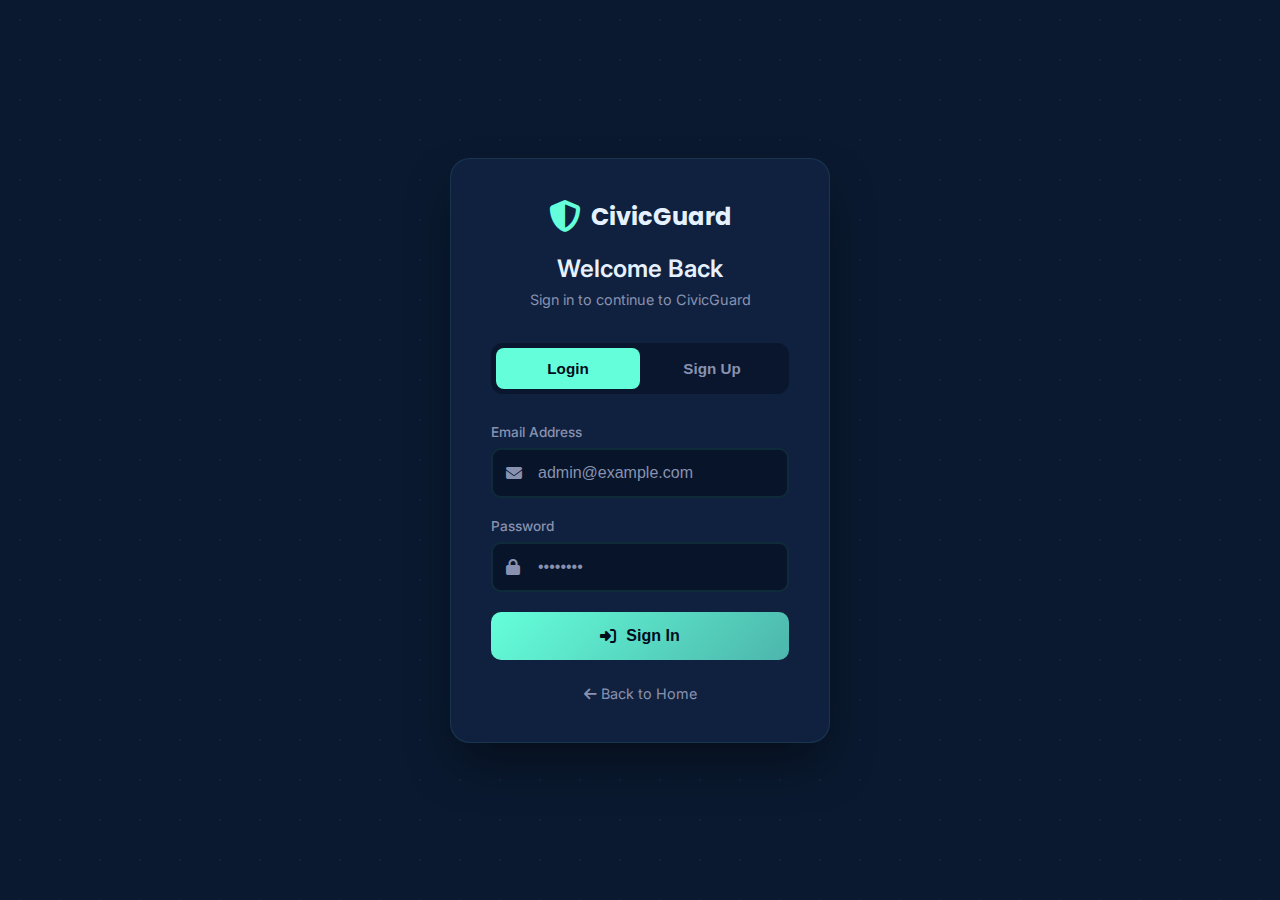
<file: my-reports.html>
<!DOCTYPE html>
<html lang="en">
<head>
  <meta charset="UTF-8">
  <meta name="viewport" content="width=device-width, initial-scale=1.0">
  <title>My Reports | CivicGuard</title>
  <link href="https://fonts.googleapis.com/css2?family=Inter:wght@400;500;600;700&display=swap" rel="stylesheet">
  <link rel="stylesheet" href="https://cdnjs.cloudflare.com/ajax/libs/font-awesome/6.4.0/css/all.min.css">
  <link rel="icon" href="data:image/svg+xml,%3Csvg xmlns='http://www.w3.org/2000/svg' viewBox='0 0 512 512'%3E%3Cpath fill='%2300d4d4' d='M256 0c4.6 0 9.2 1 13.4 2.9L457.8 82.8c22 9.3 38.4 31 38.3 57.2-.5 99.2-41.3 280.7-213.6 363.2-16.7 8-36.1 8-52.8 0-172.4-82.5-213.1-264-213.6-363.2-.1-26.2 16.3-47.9 38.3-57.2L242.7 2.9C246.9 1 251.4 0 256 0zm0 66.8l0 378.1c138-66.8 175.1-214.8 176-303.4l-176-74.6 0 0z'/%3E%3C/svg%3E">
  <style>
    * { margin: 0; padding: 0; box-sizing: border-box; }
    
    :root {
      --navy-dark: #020c1b;
      --navy-primary: #0a192f;
      --navy-light: #112240;
      --accent-cyan: #64ffda;
      --text-grey: #8892b0;
      --white: #e6f1ff;
      --danger: #ef4444;
      --warning: #f59e0b;
      --success: #10b981;
      --info: #3b82f6;
    }
    
    body {
      font-family: 'Inter', sans-serif;
      background: var(--navy-primary);
      color: var(--white);
      min-height: 100vh;
    }
    
    /* Navbar */
    .navbar {
      background: rgba(2, 12, 27, 0.95);
      padding: 15px 30px;
      display: flex;
      justify-content: space-between;
      align-items: center;
      border-bottom: 1px solid rgba(100, 255, 218, 0.1);
      position: sticky;
      top: 0;
      z-index: 100;
      backdrop-filter: blur(10px);
    }
    
    .nav-logo {
      display: flex;
      align-items: center;
      gap: 10px;
      text-decoration: none;
      color: var(--white);
      font-weight: 600;
    }
    
    .nav-logo i {
      color: var(--accent-cyan);
      font-size: 1.3rem;
    }
    
    .nav-actions {
      display: flex;
      align-items: center;
      gap: 15px;
    }
    
    .nav-link {
      color: var(--text-grey);
      text-decoration: none;
      padding: 8px 15px;
      border-radius: 8px;
      transition: all 0.3s;
      font-size: 0.9rem;
    }
    
    .nav-link:hover {
      color: var(--accent-cyan);
      background: rgba(100, 255, 218, 0.1);
    }
    
    .nav-link.active {
      color: var(--accent-cyan);
      background: rgba(100, 255, 218, 0.1);
    }
    
    /* Main Container */
    .container {
      max-width: 1200px;
      margin: 0 auto;
      padding: 30px 20px;
    }
    
    /* Page Header */
    .page-header {
      margin-bottom: 30px;
    }
    
    .page-header h1 {
      font-size: 1.8rem;
      font-weight: 700;
      margin-bottom: 8px;
      display: flex;
      align-items: center;
      gap: 12px;
    }
    
    .page-header h1 i {
      color: var(--accent-cyan);
    }
    
    .page-header p {
      color: var(--text-grey);
      font-size: 0.95rem;
    }
    
    /* Stats Cards */
    .stats-grid {
      display: grid;
      grid-template-columns: repeat(auto-fit, minmax(200px, 1fr));
      gap: 20px;
      margin-bottom: 30px;
    }
    
    .stat-card {
      background: var(--navy-light);
      border-radius: 16px;
      padding: 25px;
      border: 1px solid rgba(100, 255, 218, 0.1);
      display: flex;
      align-items: center;
      gap: 20px;
      transition: all 0.3s;
    }
    
    .stat-card:hover {
      transform: translateY(-3px);
      border-color: rgba(100, 255, 218, 0.3);
    }
    
    .stat-icon {
      width: 60px;
      height: 60px;
      border-radius: 14px;
      display: flex;
      align-items: center;
      justify-content: center;
      font-size: 1.5rem;
    }
    
    .stat-icon.total {
      background: rgba(100, 255, 218, 0.15);
      color: var(--accent-cyan);
    }
    
    .stat-icon.resolved {
      background: rgba(16, 185, 129, 0.15);
      color: var(--success);
    }
    
    .stat-icon.progress {
      background: rgba(59, 130, 246, 0.15);
      color: var(--info);
    }
    
    .stat-icon.pending {
      background: rgba(245, 158, 11, 0.15);
      color: var(--warning);
    }
    
    .stat-info h3 {
      font-size: 2rem;
      font-weight: 700;
      line-height: 1;
    }
    
    .stat-info p {
      color: var(--text-grey);
      font-size: 0.85rem;
      margin-top: 5px;
    }
    
    /* Filter Tabs */
    .filter-tabs {
      display: flex;
      gap: 10px;
      margin-bottom: 25px;
      flex-wrap: wrap;
    }
    
    .filter-tab {
      padding: 10px 20px;
      background: var(--navy-light);
      border: 1px solid rgba(100, 255, 218, 0.1);
      border-radius: 10px;
      color: var(--text-grey);
      font-size: 0.9rem;
      font-weight: 500;
      cursor: pointer;
      transition: all 0.3s;
    }
    
    .filter-tab:hover {
      border-color: var(--accent-cyan);
      color: var(--white);
    }
    
    .filter-tab.active {
      background: var(--accent-cyan);
      color: var(--navy-dark);
      border-color: var(--accent-cyan);
    }
    
    /* Reports List */
    .reports-section {
      background: var(--navy-light);
      border-radius: 16px;
      border: 1px solid rgba(100, 255, 218, 0.1);
      overflow: hidden;
    }
    
    .reports-header {
      padding: 20px 25px;
      border-bottom: 1px solid rgba(100, 255, 218, 0.1);
      display: flex;
      justify-content: space-between;
      align-items: center;
    }
    
    .reports-header h2 {
      font-size: 1.1rem;
      font-weight: 600;
    }
    
    .reports-count {
      color: var(--text-grey);
      font-size: 0.85rem;
    }
    
    .reports-list {
      max-height: 600px;
      overflow-y: auto;
    }
    
    .report-card {
      padding: 20px 25px;
      border-bottom: 1px solid rgba(100, 255, 218, 0.05);
      display: flex;
      gap: 20px;
      transition: background 0.3s;
      cursor: pointer;
    }
    
    .report-card:hover {
      background: rgba(100, 255, 218, 0.03);
    }
    
    .report-card:last-child {
      border-bottom: none;
    }
    
    .report-image {
      width: 100px;
      height: 80px;
      border-radius: 10px;
      object-fit: cover;
      background: var(--navy-dark);
      flex-shrink: 0;
    }
    
    .report-image.placeholder {
      display: flex;
      align-items: center;
      justify-content: center;
      color: var(--text-grey);
      font-size: 1.5rem;
    }
    
    .report-content {
      flex: 1;
      min-width: 0;
    }
    
    .report-top {
      display: flex;
      justify-content: space-between;
      align-items: flex-start;
      gap: 15px;
      margin-bottom: 8px;
    }
    
    .report-category {
      font-size: 0.75rem;
      padding: 4px 10px;
      border-radius: 20px;
      font-weight: 600;
      text-transform: uppercase;
      letter-spacing: 0.5px;
    }
    
    .report-category.road { background: rgba(239, 68, 68, 0.2); color: #fca5a5; }
    .report-category.water { background: rgba(59, 130, 246, 0.2); color: #93c5fd; }
    .report-category.garbage { background: rgba(245, 158, 11, 0.2); color: #fcd34d; }
    .report-category.electricity { background: rgba(168, 85, 247, 0.2); color: #d8b4fe; }
    .report-category.drainage { background: rgba(20, 184, 166, 0.2); color: #5eead4; }
    .report-category.other { background: rgba(100, 116, 139, 0.2); color: #cbd5e1; }
    
    .report-status {
      font-size: 0.75rem;
      padding: 4px 10px;
      border-radius: 20px;
      font-weight: 600;
      white-space: nowrap;
    }
    
    .report-status.pending { background: rgba(245, 158, 11, 0.2); color: #fcd34d; }
    .report-status.in-progress { background: rgba(59, 130, 246, 0.2); color: #93c5fd; }
    .report-status.resolved { background: rgba(16, 185, 129, 0.2); color: #6ee7b7; }
    
    .report-title {
      font-size: 1rem;
      font-weight: 600;
      margin-bottom: 6px;
      color: var(--white);
      white-space: nowrap;
      overflow: hidden;
      text-overflow: ellipsis;
    }
    
    .report-description {
      color: var(--text-grey);
      font-size: 0.85rem;
      line-height: 1.5;
      display: -webkit-box;
      -webkit-line-clamp: 2;
      -webkit-box-orient: vertical;
      overflow: hidden;
      margin-bottom: 10px;
    }
    
    .report-meta {
      display: flex;
      gap: 20px;
      font-size: 0.8rem;
      color: var(--text-grey);
    }
    
    .report-meta span {
      display: flex;
      align-items: center;
      gap: 6px;
    }
    
    .report-meta i {
      font-size: 0.75rem;
      color: var(--accent-cyan);
    }
    
    /* Empty State */
    .empty-state {
      padding: 60px 20px;
      text-align: center;
    }
    
    .empty-state i {
      font-size: 4rem;
      color: var(--text-grey);
      margin-bottom: 20px;
      opacity: 0.5;
    }
    
    .empty-state h3 {
      color: var(--white);
      margin-bottom: 10px;
    }
    
    .empty-state p {
      color: var(--text-grey);
      margin-bottom: 25px;
    }
    
    .empty-state a {
      display: inline-flex;
      align-items: center;
      gap: 8px;
      padding: 5px 12px;
      background: var(--accent-cyan);
      color: var(--navy-dark);
      text-decoration: none;
      border-radius: 10px;
      font-weight: 600;
      transition: all 0.3s;
    }
    
    .empty-state a:hover {
      transform: translateY(-2px);
      box-shadow: 0 10px 20px rgba(100, 255, 218, 0.3);
    }
    
    /* Loading */
    .loading {
      padding: 60px 20px;
      text-align: center;
      color: var(--text-grey);
    }
    
    .loading i {
      font-size: 2rem;
      color: var(--accent-cyan);
      margin-bottom: 15px;
    }
    
    /* Report Modal */
    .modal-overlay {
      position: fixed;
      top: 0;
      left: 0;
      right: 0;
      bottom: 0;
      background: rgba(0, 0, 0, 0.8);
      display: none;
      align-items: center;
      justify-content: center;
      z-index: 1000;
      padding: 20px;
    }
    
    .modal-overlay.show {
      display: flex;
    }
    
    .modal {
      background: var(--navy-light);
      border-radius: 20px;
      max-width: 600px;
      width: 100%;
      max-height: 90vh;
      overflow-y: auto;
      border: 1px solid rgba(100, 255, 218, 0.2);
    }
    
    .modal-header {
      padding: 20px 25px;
      border-bottom: 1px solid rgba(100, 255, 218, 0.1);
      display: flex;
      justify-content: space-between;
      align-items: center;
    }
    
    .modal-header h3 {
      font-size: 1.2rem;
    }
    
    .modal-close {
      background: none;
      border: none;
      color: var(--text-grey);
      font-size: 1.5rem;
      cursor: pointer;
      transition: color 0.3s;
    }
    
    .modal-close:hover {
      color: var(--white);
    }
    
    .modal-body {
      padding: 25px;
    }
    
    .modal-image {
      width: 100%;
      max-height: 300px;
      object-fit: cover;
      border-radius: 12px;
      margin-bottom: 20px;
    }
    
    .modal-badges {
      display: flex;
      gap: 10px;
      margin-bottom: 15px;
      flex-wrap: wrap;
    }
    
    .modal-description {
      color: var(--text-grey);
      line-height: 1.7;
      margin-bottom: 20px;
    }
    
    .modal-details {
      background: var(--navy-dark);
      border-radius: 12px;
      padding: 20px;
    }
    
    .modal-detail {
      display: flex;
      justify-content: space-between;
      padding: 10px 0;
      border-bottom: 1px solid rgba(100, 255, 218, 0.05);
    }
    
    .modal-detail:last-child {
      border-bottom: none;
    }
    
    .modal-detail-label {
      color: var(--text-grey);
      font-size: 0.9rem;
    }
    
    .modal-detail-value {
      font-weight: 500;
      font-size: 0.9rem;
    }
    
    /* Responsive */
    @media (max-width: 768px) {
      .navbar {
        padding: 12px 15px;
      }
      
      .nav-actions {
        gap: 8px;
      }
      
      .nav-link {
        padding: 6px 10px;
        font-size: 0.8rem;
      }
      
      .container {
        padding: 20px 15px;
      }
      
      .page-header h1 {
        font-size: 1.4rem;
      }
      
      .stats-grid {
        grid-template-columns: repeat(2, 1fr);
        gap: 12px;
      }
      
      .stat-card {
        padding: 18px;
        gap: 12px;
      }
      
      .stat-icon {
        width: 45px;
        height: 45px;
        font-size: 1.2rem;
      }
      
      .stat-info h3 {
        font-size: 1.5rem;
      }
      
      .report-card {
        flex-direction: column;
        gap: 15px;
      }
      
      .report-image {
        width: 100%;
        height: 150px;
      }
      
      .report-top {
        flex-direction: column;
        gap: 10px;
      }
    }
  </style>
</head>
<body>
  <nav class="navbar">
    <a href="index.html" class="nav-logo">
      <i class="fa-solid fa-shield-halved"></i>
      <span>CivicGuard</span>
    </a>
    <div class="nav-actions">
      <a href="app.html" class="nav-link"><i class="fa-solid fa-plus"></i> New Report</a>
      <a href="my-reports.html" class="nav-link active"><i class="fa-solid fa-clipboard-list"></i> My Reports</a>
      <a href="heatmap.html" class="nav-link"><i class="fa-solid fa-map"></i> Heatmap</a>
    </div>
  </nav>

  <div class="container">
    <div class="page-header">
      <h1><i class="fa-solid fa-clipboard-check"></i> My Reports</h1>
      <p>Track the status of all your submitted infrastructure reports</p>
    </div>

    <!-- Stats Cards -->
    <div class="stats-grid">
      <div class="stat-card">
        <div class="stat-icon total">
          <i class="fa-solid fa-file-lines"></i>
        </div>
        <div class="stat-info">
          <h3 id="totalCount">0</h3>
          <p>Total Reports</p>
        </div>
      </div>
      <div class="stat-card">
        <div class="stat-icon resolved">
          <i class="fa-solid fa-circle-check"></i>
        </div>
        <div class="stat-info">
          <h3 id="resolvedCount">0</h3>
          <p>Resolved</p>
        </div>
      </div>
      <div class="stat-card">
        <div class="stat-icon progress">
          <i class="fa-solid fa-spinner"></i>
        </div>
        <div class="stat-info">
          <h3 id="progressCount">0</h3>
          <p>In Progress</p>
        </div>
      </div>
      <div class="stat-card">
        <div class="stat-icon pending">
          <i class="fa-solid fa-clock"></i>
        </div>
        <div class="stat-info">
          <h3 id="pendingCount">0</h3>
          <p>Pending</p>
        </div>
      </div>
    </div>

    <!-- Filter Tabs -->
    <div class="filter-tabs">
      <button class="filter-tab active" onclick="filterReports('all')">All Reports</button>
      <button class="filter-tab" onclick="filterReports('pending')">Pending</button>
      <button class="filter-tab" onclick="filterReports('in-progress')">In Progress</button>
      <button class="filter-tab" onclick="filterReports('resolved')">Resolved</button>
    </div>

    <!-- Reports List -->
    <div class="reports-section">
      <div class="reports-header">
        <h2>Your Submissions</h2>
        <span class="reports-count" id="reportsCount">0 reports</span>
      </div>
      <div class="reports-list" id="reportsList">
        <div class="loading">
          <i class="fa-solid fa-spinner fa-spin"></i>
          <p>Loading your reports...</p>
        </div>
      </div>
    </div>
  </div>

  <!-- Report Detail Modal -->
  <div class="modal-overlay" id="modalOverlay" onclick="closeModal(event)">
    <div class="modal" onclick="event.stopPropagation()">
      <div class="modal-header">
        <h3>Report Details</h3>
        <button class="modal-close" onclick="closeModal()">&times;</button>
      </div>
      <div class="modal-body" id="modalBody">
        <!-- Content injected by JS -->
      </div>
    </div>
  </div>

  <script>
    let allReports = [];
    let userReports = [];
    let currentFilter = 'all';
    const userEmail = localStorage.getItem('userEmail');
    const userName = localStorage.getItem('userName');

    // Check if user is logged in
    if (!localStorage.getItem('userToken')) {
      window.location.href = 'login.html';
    }

    // Load reports on page load
    document.addEventListener('DOMContentLoaded', loadReports);

    // Listen for cross-tab report updates
    try {
      const bc = new BroadcastChannel('reports');
      bc.onmessage = (e) => {
        if (e.data && e.data.type === 'status_update') {
          console.log('Received cross-tab status update', e.data);
          loadReports();
        }
      };
    } catch (e) {
      // fallback to storage event
      window.addEventListener('storage', (ev) => {
        if (ev.key === 'reports_update' && ev.newValue) {
          try { const d = JSON.parse(ev.newValue); console.log('storage update', d); loadReports(); } catch(e){}
        }
      });
    }

    async function loadReports() {
      try {
        const response = await fetch('/get-reports');
        const data = await response.json();
        
        if (data.status === 'success') {
          allReports = data.reports;
          
          // Filter reports by user email or name
          userReports = allReports.filter(report => {
            const reportEmail = (report.reporter_email || '').toLowerCase();
            const reportName = (report.reporter_name || '').toLowerCase();
            const currentEmail = (userEmail || '').toLowerCase();
            const currentName = (userName || '').toLowerCase();
            
            return reportEmail === currentEmail || 
                   (currentName && reportName === currentName);
          });
          
          updateStats();
          renderReports();
        } else {
          showError('Failed to load reports');
        }
      } catch (err) {
        console.error('Error loading reports:', err);
        showError('Connection error. Please try again.');
      }
    }

    function updateStats() {
      const total = userReports.length;
      const resolved = userReports.filter(r => (r.status || '').toLowerCase() === 'resolved').length;
      const progress = userReports.filter(r => {
        const status = (r.status || '').toLowerCase();
        return status === 'in-progress' || status === 'in progress';
      }).length;
      const pending = userReports.filter(r => {
        const status = (r.status || '').toLowerCase();
        return status === 'pending' || status === 'reported';
      }).length;
      
      document.getElementById('totalCount').textContent = total;
      document.getElementById('resolvedCount').textContent = resolved;
      document.getElementById('progressCount').textContent = progress;
      document.getElementById('pendingCount').textContent = pending;
    }

    function filterReports(filter) {
      currentFilter = filter;
      
      // Update active tab
      document.querySelectorAll('.filter-tab').forEach(tab => tab.classList.remove('active'));
      event.target.classList.add('active');
      
      renderReports();
    }

    function renderReports() {
      const container = document.getElementById('reportsList');
      
      // Filter based on current filter
      let filtered = userReports;
      if (currentFilter !== 'all') {
        filtered = userReports.filter(r => {
          const status = (r.status || 'pending').toLowerCase().replace(' ', '-');
          return status === currentFilter;
        });
      }
      
      // Update count
      document.getElementById('reportsCount').textContent = `${filtered.length} report${filtered.length !== 1 ? 's' : ''}`;
      
      if (filtered.length === 0) {
        container.innerHTML = `
          <div class="empty-state">
            <i class="fa-solid fa-inbox"></i>
            <h3>${currentFilter === 'all' ? 'No Reports Yet' : 'No ' + currentFilter.replace('-', ' ') + ' Reports'}</h3>
            <p>${currentFilter === 'all' ? "You haven't submitted any reports yet. Start by reporting an infrastructure issue!" : 'You have no reports with this status.'}</p>
            ${currentFilter === 'all' ? '<a href="app.html"><i class="fa-solid fa-plus"></i> Report an Issue</a>' : ''}
          </div>
        `;
        return;
      }
      
      // Sort by date (newest first)
      filtered.sort((a, b) => new Date(b.timestamp) - new Date(a.timestamp));
      
      container.innerHTML = filtered.map(report => {
        const category = (report.category || 'other').toLowerCase();
        const status = (report.status || 'pending').toLowerCase();
        const imageUrl = report.image ? getProxyImageUrl(report.image) : '';
        const date = formatDate(report.timestamp);
        const location = report.location || report.area || 'Location not specified';
        const riskLevel = report.risk_assessment ? report.risk_assessment.risk_level : null;
        const riskColor = riskLevel >= 4 ? '#ef4444' : riskLevel >= 2 ? '#f59e0b' : '#10b981';
        
        return `
          <div class="report-card" onclick="showReportDetail('${report.id}')">
            ${imageUrl ? 
              `<img src="${imageUrl}" alt="Report" class="report-image" onerror="this.outerHTML='<div class=\\'report-image placeholder\\'><i class=\\'fa-solid fa-image\\'></i></div>'">` : 
              `<div class="report-image placeholder"><i class="fa-solid fa-image"></i></div>`
            }
            <div class="report-content">
              <div class="report-top">
                <span class="report-category ${category}">${category}</span>
                <span class="report-status ${status}">${status.replace('-', ' ')}</span>
                ${riskLevel ? `<span style="font-size: 0.75rem; padding: 4px 10px; border-radius: 20px; font-weight: 600; background: rgba(${riskLevel >= 4 ? '239, 68, 68' : riskLevel >= 2 ? '245, 158, 11' : '16, 185, 129'}, 0.2); color: ${riskColor};">Risk: ${riskLevel}/5</span>` : ''}
              </div>
              <div class="report-title">${report.issue_type || report.category || 'Infrastructure Issue'}</div>
              <div class="report-description">${report.description || 'No description provided'}</div>
              <div class="report-meta">
                <span><i class="fa-solid fa-calendar"></i> ${date}</span>
                <span><i class="fa-solid fa-location-dot"></i> ${location}</span>
              </div>
            </div>
          </div>
        `;
      }).join('');
    }

    function showReportDetail(reportId) {
      const report = userReports.find(r => r.id === reportId);
      if (!report) return;
      
      const category = (report.category || 'other').toLowerCase();
      const status = (report.status || 'pending').toLowerCase();
      const imageUrl = report.image ? getProxyImageUrl(report.image) : '';
      const riskLevel = report.risk_assessment ? report.risk_assessment.risk_level : 'Unknown';
      
      document.getElementById('modalBody').innerHTML = `
        ${imageUrl ? `<img src="${imageUrl}" alt="Report" class="modal-image" onerror="this.style.display='none'">` : ''}
        <div class="modal-badges">
          <span class="report-category ${category}">${category}</span>
          <span class="report-status ${status}">${status.replace('-', ' ')}</span>
        </div>
        <h3 style="margin-bottom: 15px;">${report.issue_type || report.category || 'Infrastructure Issue'}</h3>
        <p class="modal-description">${report.description || 'No description provided'}</p>
        <div class="modal-details">
          <div class="modal-detail">
            <span class="modal-detail-label">Report ID</span>
            <span class="modal-detail-value">${report.id}</span>
          </div>
          <div class="modal-detail">
            <span class="modal-detail-label">Submitted On</span>
            <span class="modal-detail-value">${formatDate(report.timestamp)}</span>
          </div>
          <div class="modal-detail">
            <span class="modal-detail-label">Location</span>
            <span class="modal-detail-value">${report.location || report.area || 'Not specified'}</span>
          </div>
          <div class="modal-detail">
            <span class="modal-detail-label">Risk Level</span>
            <span class="modal-detail-value" style="color: ${riskLevel >= 4 ? '#ef4444' : riskLevel >= 2 ? '#f59e0b' : '#10b981'}">${riskLevel}/5</span>
          </div>
          ${report.risk_assessment && report.risk_assessment.recommended_actions ? `
          <div class="modal-detail" style="flex-direction: column; gap: 8px;">
            <span class="modal-detail-label">AI Analysis</span>
            <span class="modal-detail-value" style="font-weight: 400; color: var(--text-grey);">
              <strong>Urgency:</strong> ${report.risk_assessment.urgency || 'N/A'}<br>
              <strong>Damage Type:</strong> ${report.risk_assessment.damage_type || 'N/A'}<br>
              <strong>Actions:</strong> ${report.risk_assessment.recommended_actions.join(', ')}<br>
              <strong>Justification:</strong> ${report.risk_assessment.justification || 'No justification provided.'}
            </span>
          </div>
          ` : ''}
          ${report.risk_assessment && report.risk_assessment.visual_evidence && report.risk_assessment.visual_evidence.length ? `
          <div class="modal-detail" style="flex-direction: column; gap: 8px;">
            <span class="modal-detail-label">Visual Evidence (from image)</span>
            <span class="modal-detail-value" style="font-weight: 400; color: var(--text-grey);">${report.risk_assessment.visual_evidence.map(e => `• ${e}`).join('<br>')}</span>
          </div>
          ` : ''}
          ${report.ai_summary ? `
          <div class="modal-detail" style="flex-direction: column; gap: 8px;">
            <span class="modal-detail-label">AI Analysis</span>
            <span class="modal-detail-value" style="font-weight: 400; color: var(--text-grey);">${report.ai_summary}</span>
          </div>
          ` : ''}
        </div>
      `;
      
      document.getElementById('modalOverlay').classList.add('show');
    }

    function closeModal(event) {
      if (!event || event.target.id === 'modalOverlay') {
        document.getElementById('modalOverlay').classList.remove('show');
      }
    }

    function getProxyImageUrl(imageUrl) {
      if (!imageUrl) return '';
      if (imageUrl.startsWith('/image/')) return imageUrl;
      const match = imageUrl.match(/\/files\/([a-f0-9-]+)\/view/);
      if (match) {
        return `/image/${match[1]}`;
      }
      return imageUrl;
    }

    function formatDate(timestamp) {
      if (!timestamp) return 'Unknown';
      const date = new Date(timestamp);
      return date.toLocaleDateString('en-IN', { 
        day: 'numeric', 
        month: 'short', 
        year: 'numeric',
        hour: '2-digit',
        minute: '2-digit'
      });
    }

    function showError(message) {
      document.getElementById('reportsList').innerHTML = `
        <div class="empty-state">
          <i class="fa-solid fa-exclamation-triangle"></i>
          <h3>Error</h3>
          <p>${message}</p>
          <a href="javascript:location.reload()"><i class="fa-solid fa-refresh"></i> Retry</a>
        </div>
      `;
    }

    // Close modal on Escape key
    document.addEventListener('keydown', (e) => {
      if (e.key === 'Escape') closeModal();
    });
  </script>
</body>
</html>
</file>
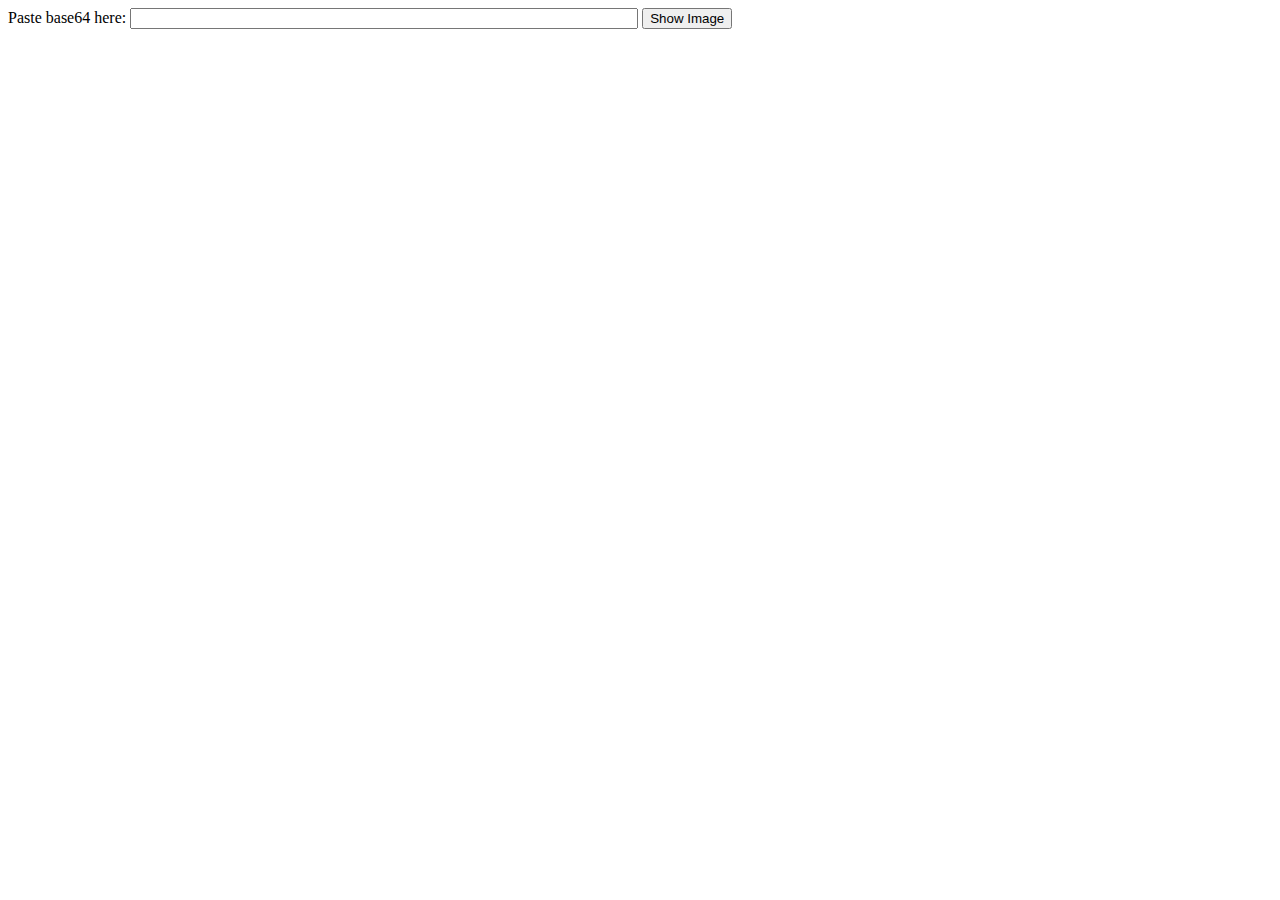
<file: yoylo.html>
<!DOCTYPE html>
<html>
<body>
  Paste base64 here: <input id="base64" type="text" style="width: 500px;">
  <button onclick="show()">Show Image</button>
  <br><br>
  <img id="preview" style="max-width: 500px;">
  
  <script>
    function show() {
      const base64 = document.getElementById("base64").value;
      document.getElementById("preview").src = base64;
    }
  </script>
</body>
</html>
</file>
<file: style.css>
:root {
  --navy-dark: #020c1b;
  --navy-primary: #0a192f;
  --navy-light: #112240;
  --accent-cyan: #64ffda;
  --accent-cyan-dark: #4db6ac;
  --text-grey: #8892b0;
  --white: #e6f1ff;
  --font-heading: 'Poppins', sans-serif;
  --font-body: 'Inter', sans-serif;
  --glass-bg: rgba(10, 25, 47, 0.85);
  --shadow-glow: 0 4px 20px rgba(100, 255, 218, 0.25);
}
html { scroll-behavior: smooth; }
body { font-family: var(--font-body); margin: 0; background-color: #f4f7f6; color: #333; line-height: 1.6; }
.navbar {
  display: flex; justify-content: space-between; align-items: center; padding: 20px 50px;
  background: var(--glass-bg); backdrop-filter: blur(12px); color: white;
  position: sticky; top: 0; z-index: 100; border-bottom: 1px solid rgba(100, 255, 218, 0.1);
}
.nav-logo { font-family: var(--font-heading); font-size: 1.5rem; font-weight: 700; color: white; text-decoration: none; display: flex; align-items: center; gap: 10px; }
.nav-links { display: flex; gap: 30px; align-items: center; }
.nav-links a { color: var(--text-grey); text-decoration: none; font-weight: 500; transition: color 0.3s; font-size: 0.95rem; }
.nav-links a:hover { color: var(--accent-cyan); }
.hero-section {
  background: var(--navy-primary); color: var(--white); padding: 120px 50px 100px 50px; text-align: center;
  background-image: radial-gradient(#112240 1px, transparent 1px); background-size: 40px 40px;
}
.hero-content { max-width: 800px; margin: 0 auto; animation: fadeInUp 1s ease-out; }
.hero-title { font-family: var(--font-heading); font-size: 3.5rem; margin-bottom: 20px; line-height: 1.2; }
.text-gradient { background: linear-gradient(90deg, #64ffda, #29b6f6); -webkit-background-clip: text; -webkit-text-fill-color: transparent; font-weight: 800; }
.hero-subtitle { color: var(--text-grey); font-size: 1.2rem; margin-bottom: 40px; max-width: 600px; margin-left: auto; margin-right: auto; }
.cta-button-main {
  background: linear-gradient(135deg, var(--accent-cyan) 0%, var(--accent-cyan-dark) 100%);
  color: var(--navy-dark); padding: 18px 40px; font-size: 1.1rem; font-weight: 700; border-radius: 5px; text-decoration: none;
  display: inline-block; transition: transform 0.2s, box-shadow 0.2s; box-shadow: var(--shadow-glow);
}
.cta-button-main:hover { transform: translateY(-3px); box-shadow: 0 8px 30px rgba(100, 255, 218, 0.4); }
.features-section { padding: 100px 50px; background: white; text-align: center; }
.section-title { color: var(--navy-primary); font-family: var(--font-heading); font-size: 2rem; margin-bottom: 60px; }
.features-grid { display: grid; grid-template-columns: repeat(auto-fit, minmax(300px, 1fr)); gap: 40px; max-width: 1200px; margin: 0 auto; }
.feature-card { padding: 30px; border-radius: 12px; background: #fff; border: 1px solid #eee; box-shadow: 0 10px 30px rgba(0,0,0,0.05); transition: transform 0.3s, box-shadow 0.3s; }
.feature-card:hover { transform: translateY(-10px); box-shadow: 0 15px 35px rgba(0,0,0,0.1); border-color: var(--accent-cyan); }
.feature-icon { font-size: 2.5rem; color: var(--navy-light); margin-bottom: 20px; }
.app-container { max-width: 1000px; margin: 40px auto; padding: 0 20px; display: grid; grid-template-columns: 1fr; gap: 30px; }
.app-card { background: white; border-radius: 12px; box-shadow: 0 5px 20px rgba(0,0,0,0.05); padding: 40px; animation: slideUp 0.6s ease-out; }
label { display: block; margin-bottom: 8px; font-weight: 600; color: var(--navy-light); }
input, select, textarea { width: 100%; padding: 12px; border: 2px solid #e1e4e8; border-radius: 8px; margin-bottom: 20px; font-family: inherit; box-sizing: border-box; background: #f8f9fa; transition: all 0.3s; }
input:focus, select:focus, textarea:focus { outline: none; background: #fff; border-color: var(--accent-cyan); box-shadow: 0 0 0 4px rgba(100, 255, 218, 0.15); }
.file-upload-wrapper { position: relative; height: 120px; margin-bottom: 20px; }
.file-upload-wrapper input { position: absolute; width: 100%; height: 100%; opacity: 0; cursor: pointer; z-index: 2; margin: 0; }
.file-upload-visual { position: absolute; top: 0; left: 0; width: 100%; height: 100%; border: 2px dashed #cbd5e0; border-radius: 8px; background: #f8f9fa; display: flex; flex-direction: column; justify-content: center; align-items: center; color: var(--text-grey); transition: all 0.3s; box-sizing: border-box; }
.file-upload-wrapper input:hover + .file-upload-visual { border-color: var(--accent-cyan); background: rgba(100, 255, 218, 0.05); color: var(--navy-primary); }
.analyze-btn { width: 100%; background: linear-gradient(135deg, var(--navy-light) 0%, var(--navy-primary) 100%); color: white; padding: 15px; border: none; border-radius: 8px; font-size: 1.1rem; font-weight: 600; cursor: pointer; transition: transform 0.2s, box-shadow 0.2s; }
.analyze-btn:hover { transform: translateY(-2px); box-shadow: 0 5px 15px rgba(10, 25, 47, 0.3); }
footer { background: var(--navy-dark); color: var(--text-grey); text-align: center; padding: 60px 20px; margin-top: auto; border-top: 1px solid rgba(100, 255, 218, 0.1); }
footer a { color: var(--accent-cyan); text-decoration: none; }
@keyframes fadeInUp { from { opacity: 0; transform: translateY(40px); } to { opacity: 1; transform: translateY(0); } }
@keyframes slideUp { from { opacity: 0; transform: translateY(20px); } to { opacity: 1; transform: translateY(0); } }

/* ==================== AI RESULT CARD STYLES ==================== */

.result-card {
  background: white;
  border-radius: 16px;
  box-shadow: 0 10px 40px rgba(0,0,0,0.08);
  overflow: hidden;
  animation: slideUp 0.5s ease-out;
}

.result-success-banner {
  background: linear-gradient(135deg, #22c55e 0%, #16a34a 100%);
  color: white;
  padding: 16px 20px;
  display: flex;
  align-items: center;
  justify-content: center;
  gap: 10px;
  font-weight: 600;
  font-size: 1rem;
}

.result-success-banner i {
  font-size: 1.2rem;
}

.risk-score-section {
  display: flex;
  align-items: center;
  gap: 20px;
  padding: 25px;
  margin: 20px;
  border-radius: 16px;
  border: 2px solid;
}

.risk-score-circle {
  width: 80px;
  height: 80px;
  border-radius: 50%;
  border: 4px solid;
  display: flex;
  flex-direction: column;
  align-items: center;
  justify-content: center;
  flex-shrink: 0;
  background: white;
}

.risk-number {
  font-size: 2rem;
  font-weight: 800;
  line-height: 1;
}

.risk-max {
  font-size: 0.9rem;
  opacity: 0.7;
}

.risk-info {
  display: flex;
  flex-direction: column;
  gap: 8px;
}

.risk-label {
  font-size: 1.4rem;
  font-weight: 700;
}

.urgency-badge {
  color: white;
  padding: 6px 16px;
  border-radius: 20px;
  font-size: 0.75rem;
  font-weight: 700;
  letter-spacing: 0.5px;
  width: fit-content;
}

.result-image-container {
  margin: 0 20px;
  position: relative;
  border-radius: 12px;
  overflow: hidden;
}

.result-image {
  width: 100%;
  max-height: 250px;
  object-fit: cover;
  display: block;
}

.result-image-overlay {
  position: absolute;
  bottom: 0;
  left: 0;
  right: 0;
  background: linear-gradient(transparent, rgba(0,0,0,0.7));
  color: white;
  padding: 30px 15px 12px;
  font-size: 0.85rem;
  display: flex;
  align-items: center;
  gap: 8px;
}

.ai-analysis-card {
  margin: 20px;
  background: #f8fafc;
  border-radius: 16px;
  padding: 20px;
  border: 1px solid #e2e8f0;
}

.ai-header {
  display: flex;
  align-items: center;
  gap: 15px;
  margin-bottom: 20px;
  padding-bottom: 15px;
  border-bottom: 2px solid #e2e8f0;
}

.ai-icon {
  width: 50px;
  height: 50px;
  background: linear-gradient(135deg, var(--navy-light) 0%, var(--navy-primary) 100%);
  border-radius: 12px;
  display: flex;
  align-items: center;
  justify-content: center;
  color: var(--accent-cyan);
  font-size: 1.4rem;
}

.ai-header h3 {
  margin: 0;
  font-size: 1.1rem;
  color: var(--navy-primary);
}

.ai-header p {
  margin: 2px 0 0;
  font-size: 0.8rem;
  color: #64748b;
}

.analysis-item {
  margin-bottom: 18px;
}

.analysis-item:last-child {
  margin-bottom: 0;
}

.analysis-label {
  display: flex;
  align-items: center;
  gap: 8px;
  font-size: 0.8rem;
  color: #64748b;
  text-transform: uppercase;
  font-weight: 600;
  letter-spacing: 0.5px;
  margin-bottom: 8px;
}

.analysis-label i {
  font-size: 0.9rem;
  color: var(--navy-light);
}

.analysis-value {
  font-size: 1.1rem;
  font-weight: 600;
  color: var(--navy-primary);
  padding: 12px 16px;
  background: white;
  border-radius: 10px;
  border: 1px solid #e2e8f0;
}

.safety-bar-container {
  height: 10px;
  background: #e2e8f0;
  border-radius: 5px;
  overflow: hidden;
  margin-bottom: 6px;
}

.safety-bar {
  height: 100%;
  border-radius: 5px;
  transition: width 0.5s ease;
}

.safety-value {
  font-weight: 700;
  font-size: 0.9rem;
}

.actions-list {
  display: flex;
  flex-direction: column;
  gap: 10px;
}

.action-item {
  display: flex;
  align-items: flex-start;
  gap: 12px;
  padding: 14px 16px;
  background: white;
  border-radius: 10px;
  border: 1px solid #e2e8f0;
  font-size: 0.95rem;
  color: #334155;
  line-height: 1.5;
}

.action-item i {
  color: #22c55e;
  font-size: 1rem;
  margin-top: 2px;
  flex-shrink: 0;
}

.report-id-section {
  display: flex;
  align-items: center;
  justify-content: space-between;
  margin: 0 20px;
  padding: 15px;
  background: #f1f5f9;
  border-radius: 10px;
  font-size: 0.85rem;
}

.report-id-section span {
  color: #64748b;
  font-weight: 500;
}

.report-id-section code {
  background: #e2e8f0;
  padding: 6px 12px;
  border-radius: 6px;
  font-family: monospace;
  font-size: 0.75rem;
  color: var(--navy-primary);
  max-width: 180px;
  overflow: hidden;
  text-overflow: ellipsis;
}

.result-actions {
  display: flex;
  gap: 12px;
  padding: 20px;
}

.btn-new-report {
  flex: 1;
  padding: 16px 20px;
  background: linear-gradient(135deg, var(--navy-light) 0%, var(--navy-primary) 100%);
  color: white;
  border: none;
  border-radius: 12px;
  font-size: 1rem;
  font-weight: 600;
  cursor: pointer;
  display: flex;
  align-items: center;
  justify-content: center;
  gap: 10px;
  transition: transform 0.2s, box-shadow 0.2s;
}

.btn-new-report:hover {
  transform: translateY(-2px);
  box-shadow: 0 5px 20px rgba(10, 25, 47, 0.3);
}

.btn-home {
  padding: 16px 20px;
  background: white;
  color: var(--navy-primary);
  border: 2px solid #e2e8f0;
  border-radius: 12px;
  font-size: 1rem;
  font-weight: 600;
  cursor: pointer;
  display: flex;
  align-items: center;
  justify-content: center;
  gap: 10px;
  transition: all 0.2s;
}

.btn-home:hover {
  border-color: var(--navy-light);
  background: #f8fafc;
}

/* ==================== MOBILE RESPONSIVE STYLES ==================== */

/* Tablet and smaller (max-width: 768px) */
@media screen and (max-width: 768px) {
  .navbar {
    padding: 15px 20px;
    flex-wrap: wrap;
  }
  
  .nav-logo {
    font-size: 1.2rem !important;
  }
  
  .nav-links {
    gap: 15px;
  }
  
  .nav-links a {
    font-size: 0.85rem;
  }
  
  .hero-section {
    padding: 80px 20px 60px 20px;
  }
  
  .hero-title {
    font-size: 2.2rem;
  }
  
  .hero-subtitle {
    font-size: 1rem;
    padding: 0 10px;
  }
  
  .cta-button-main {
    padding: 15px 30px;
    font-size: 1rem;
  }
  
  .features-section {
    padding: 60px 20px;
  }
  
  .section-title {
    font-size: 1.6rem;
    margin-bottom: 40px;
  }
  
  .features-grid {
    grid-template-columns: 1fr;
    gap: 25px;
  }
  
  .feature-card {
    padding: 25px;
  }
  
  .app-container {
    margin: 20px auto;
    padding: 0 15px;
  }
  
  .app-card {
    padding: 25px 20px;
    border-radius: 10px;
  }
  
  .app-card h2 {
    font-size: 1.3rem;
  }
  
  label {
    font-size: 0.95rem;
  }
  
  input, select, textarea {
    padding: 14px 12px;
    font-size: 16px; /* Prevents zoom on iOS */
  }
  
  .file-upload-wrapper {
    height: 140px;
  }
  
  .file-upload-visual {
    padding: 20px;
  }
  
  .file-upload-visual i {
    font-size: 2.5rem !important;
  }
  
  #fileText {
    font-size: 1rem;
    text-align: center;
  }
  
  .analyze-btn {
    padding: 16px;
    font-size: 1.1rem;
  }
  
  footer {
    padding: 40px 20px;
  }
  
  footer p {
    font-size: 0.9rem;
  }
}

/* Mobile phones (max-width: 480px) */
@media screen and (max-width: 480px) {
  .navbar {
    padding: 12px 15px;
  }
  
  .nav-logo {
    font-size: 1rem !important;
  }
  
  .nav-links {
    gap: 10px;
  }
  
  .nav-links a {
    font-size: 0.75rem;
    padding: 6px 10px !important;
  }
  
  .hero-section {
    padding: 60px 15px 50px 15px;
  }
  
  .hero-title {
    font-size: 1.8rem;
    line-height: 1.3;
  }
  
  .hero-title br {
    display: none;
  }
  
  .hero-subtitle {
    font-size: 0.95rem;
    margin-bottom: 30px;
  }
  
  .cta-button-main {
    padding: 14px 25px;
    font-size: 0.95rem;
    width: 100%;
    max-width: 280px;
    text-align: center;
  }
  
  .hide-mobile {
    display: none !important;
  }
  
  .btn-text {
    display: none;
  }
  
  .features-section {
    padding: 50px 15px;
  }
  
  .section-title {
    font-size: 1.4rem;
  }
  
  .feature-card {
    padding: 20px 15px;
  }
  
  .feature-icon {
    font-size: 2rem;
  }
  
  .feature-card h3 {
    font-size: 1.1rem;
  }
  
  .feature-card p {
    font-size: 0.9rem;
  }
  
  .app-container {
    margin: 15px auto;
    padding: 0 10px;
  }
  
  .app-card {
    padding: 20px 15px;
  }
  
  .app-card h2 {
    font-size: 1.15rem;
  }
  
  label {
    font-size: 0.9rem;
    margin-bottom: 6px;
  }
  
  input, select, textarea {
    padding: 12px 10px;
    margin-bottom: 15px;
    border-radius: 6px;
  }
  
  .file-upload-wrapper {
    height: 150px;
    margin-bottom: 15px;
  }
  
  .file-upload-visual {
    border-radius: 10px;
    border-width: 3px;
  }
  
  .file-upload-visual i {
    font-size: 3rem !important;
    margin-bottom: 15px !important;
  }
  
  #fileText {
    font-size: 1.05rem;
    font-weight: 500;
  }
  
  /* Location input row */
  #locationInput {
    font-size: 14px;
  }
  
  #getLocationBtn {
    min-width: 50px;
    padding: 0 15px !important;
  }
  
  .analyze-btn {
    padding: 18px;
    font-size: 1.15rem;
    border-radius: 10px;
    margin-top: 10px;
  }
  
  /* Result card mobile styles */
  .result-card {
    border-radius: 12px;
    margin: 0;
  }
  
  .result-success-banner {
    padding: 14px 15px;
    font-size: 0.95rem;
  }
  
  .risk-score-section {
    margin: 15px;
    padding: 20px;
    flex-direction: column;
    text-align: center;
    gap: 15px;
  }
  
  .risk-score-circle {
    width: 90px;
    height: 90px;
  }
  
  .risk-number {
    font-size: 2.2rem;
  }
  
  .risk-info {
    align-items: center;
  }
  
  .risk-label {
    font-size: 1.3rem;
  }
  
  .result-image-container {
    margin: 0 15px;
  }
  
  .result-image {
    max-height: 200px;
  }
  
  .ai-analysis-card {
    margin: 15px;
    padding: 18px;
  }
  
  .ai-header {
    gap: 12px;
    margin-bottom: 18px;
    padding-bottom: 12px;
  }
  
  .ai-icon {
    width: 45px;
    height: 45px;
    font-size: 1.2rem;
  }
  
  .ai-header h3 {
    font-size: 1rem;
  }
  
  .analysis-label {
    font-size: 0.75rem;
  }
  
  .analysis-value {
    font-size: 1rem;
    padding: 10px 14px;
  }
  
  .action-item {
    padding: 12px 14px;
    font-size: 0.9rem;
  }
  
  .report-id-section {
    margin: 0 15px;
    padding: 12px;
    flex-direction: column;
    gap: 8px;
    text-align: center;
  }
  
  .report-id-section code {
    max-width: 100%;
    word-break: break-all;
  }
  
  .result-actions {
    flex-direction: column;
    padding: 15px;
    gap: 10px;
  }
  
  .btn-new-report, .btn-home {
    width: 100%;
    padding: 15px;
  }

  footer {
    padding: 30px 15px;
  }

  footer p {
    font-size: 0.85rem;
  }

  footer div[style*="margin-top"] {
    font-size: 0.8rem !important;
  }
}

/* Extra small phones (max-width: 360px) */
@media screen and (max-width: 360px) {
  .hero-title {
    font-size: 1.5rem;
  }
  
  .cta-button-main {
    padding: 12px 20px;
    font-size: 0.9rem;
  }
  
  .app-card {
    padding: 15px 12px;
  }
  
  .app-card h2 {
    font-size: 1.05rem;
  }
  
  input, select, textarea {
    padding: 11px 9px;
  }
  
  .analyze-btn {
    padding: 16px;
    font-size: 1rem;
  }
  
  /* Extra small result card */
  .risk-score-section {
    margin: 10px;
    padding: 15px;
  }
  
  .risk-score-circle {
    width: 75px;
    height: 75px;
  }
  
  .risk-number {
    font-size: 1.8rem;
  }
  
  .ai-analysis-card {
    margin: 10px;
    padding: 15px;
  }
  
  .result-image-container {
    margin: 0 10px;
  }
  
  .result-actions {
    padding: 10px;
  }
}
/* Touch-friendly improvements */
@media (hover: none) and (pointer: coarse) {
  .file-upload-visual {
    background: linear-gradient(135deg, #f8f9fa 0%, #e9ecef 100%);
    border-style: solid;
    border-color: var(--accent-cyan);
  }
  
  .file-upload-visual i {
    color: var(--navy-light);
  }
  
  #fileText {
    color: var(--navy-primary);
  }
  
  .analyze-btn {
    -webkit-tap-highlight-color: transparent;
  }
  
  .cta-button-main {
    -webkit-tap-highlight-color: transparent;
  }
  
  /* Larger touch targets */
  button, .analyze-btn, .cta-button-main {
    min-height: 48px;
  }
}

/* Landscape mode on phones */
@media screen and (max-width: 768px) and (orientation: landscape) {
  .hero-section {
    padding: 40px 30px;
  }
  
  .hero-title {
    font-size: 1.8rem;
  }
  
  .file-upload-wrapper {
    height: 120px;
  }
}

/* Safe area padding for notched phones */
@supports (padding: max(0px)) {
  .navbar {
    padding-left: max(20px, env(safe-area-inset-left));
    padding-right: max(20px, env(safe-area-inset-right));
  }
  
  .app-container {
    padding-left: max(15px, env(safe-area-inset-left));
    padding-right: max(15px, env(safe-area-inset-right));
  }
  
  footer {
    padding-bottom: max(30px, env(safe-area-inset-bottom));
  }
}

/* Small targeted anchor/button polish for navbar buttons */
.nav-btn {
  position: relative;
  display: inline-flex;
  align-items: center;
  gap: 8px;
  padding: 8px 14px;
  border-radius: 12px;
  text-decoration: none;
  transition: transform 0.12s ease, box-shadow 0.12s ease, color 0.12s ease;
}
.nav-btn::after {
  content: "";
  position: absolute;
  left: 12%;
  right: 12%;
  bottom: -6px;
  height: 3px;
  background: linear-gradient(90deg, var(--accent-cyan), var(--accent-cyan-dark));
  border-radius: 6px;
  transform: scaleX(0);
  transform-origin: left;
  transition: transform 220ms cubic-bezier(.2,.9,.25,1);
  pointer-events: none;
}
.nav-btn:hover { transform: translateY(-3px); box-shadow: 0 8px 22px rgba(13,40,62,0.08); }
.nav-btn:hover::after { transform: scaleX(1); }
.nav-btn:focus { outline: none; box-shadow: 0 0 0 4px rgba(100,255,218,0.08); }

/* Primary and ghost variants */
.nav-btn.btn-primary { background: linear-gradient(90deg, var(--accent-cyan), var(--accent-cyan-dark)); color: #052023; border: none; }
.nav-btn.btn-ghost { background: transparent; color: var(--text-grey); border: 1px solid rgba(0,0,0,0.06); }
</file>
